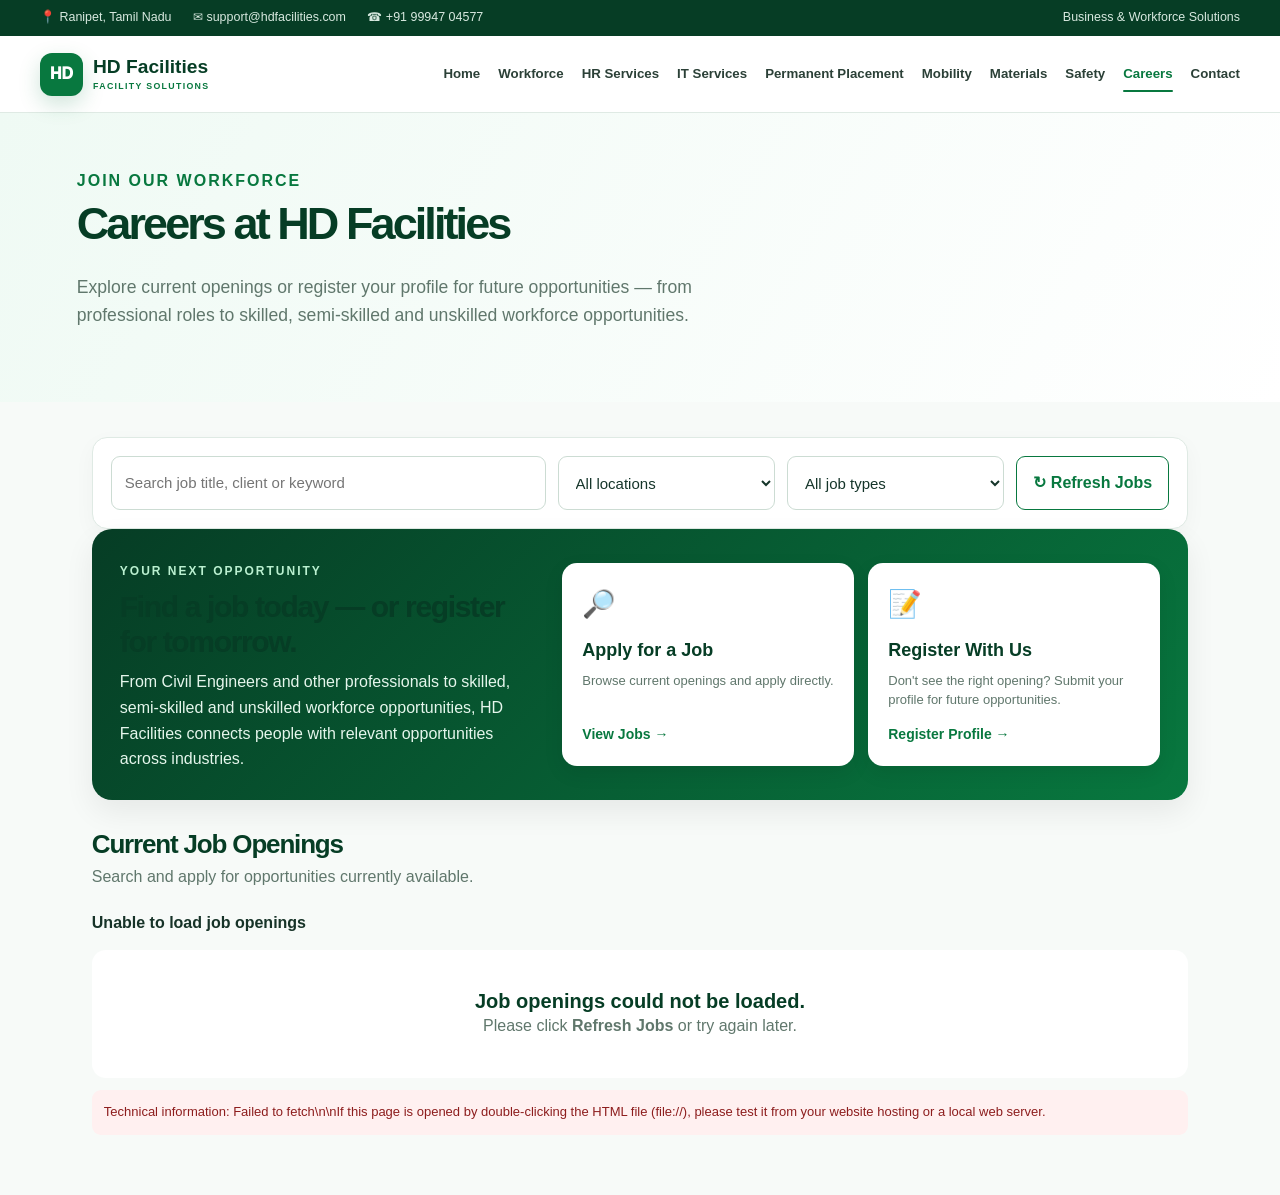
<file: careers.html>
<!DOCTYPE html>
<html lang="en">
<head>
  <link rel="stylesheet" href="style.css">
<meta charset="UTF-8">
<meta name="viewport" content="width=device-width, initial-scale=1.0">
<title>Careers | HD Facilities</title>
<style>
:root{
  --green:#08783f;
  --dark:#063d25;
  --light:#effaf4;
  --text:#173328;
  --muted:#60776c;
  --line:#dfeae4;
  --white:#fff;
}
*{box-sizing:border-box}
body{margin:0;font-family:Arial,Helvetica,sans-serif;background:#f7faf8;color:var(--text)}
a{text-decoration:none}
.hero{background:linear-gradient(120deg,var(--light),#fff);padding:55px 6% 45px}
.wrap{max-width:1250px;margin:auto}
.hero h1{font-size:45px;margin:5px 0}
.hero p{color:var(--muted)}
.main{padding:35px 6% 60px}
.tools{background:#fff;padding:18px;border:1px solid var(--line);border-radius:15px;display:grid;grid-template-columns:2fr 1fr 1fr auto;gap:12px;box-shadow:0 7px 22px #00000009}
.tools input,.tools select{padding:13px;border:1px solid #ccdcd3;border-radius:9px;font-size:15px;background:#fff}
.refresh{padding:13px 16px;border:1px solid var(--green);background:#fff;color:var(--green);border-radius:9px;font-weight:800;cursor:pointer}
.refresh:hover{background:var(--light)}
.info{display:flex;justify-content:space-between;gap:15px;flex-wrap:wrap;margin:20px 0 15px}
  .gender-group {
  margin: 5px 0;
}

.gender-options {
  display: flex;
  gap: 25px;
  align-items: center;
  margin-top: 8px;
}

.gender-options label {
  display: flex;
  align-items: center;
  gap: 6px;
  cursor: pointer;
}

.gender-options input[type="radio"] {
  width: auto;
  margin: 0;
}
.count{font-weight:800}
.updated{font-size:13px;color:var(--muted)}
.jobs{display:grid;grid-template-columns:repeat(2,1fr);gap:18px}
.job{background:#fff;border:1px solid var(--line);border-radius:16px;padding:23px;box-shadow:0 8px 25px #00000009}
.job h2{margin:0 0 8px;font-size:23px;color:var(--dark)}
.tag{display:inline-block;background:var(--light);color:var(--green);padding:5px 9px;border-radius:20px;font-size:12px;font-weight:700;margin:3px}
.meta{color:#587066;margin:12px 0;line-height:1.8}
.apply{border:0;background:var(--green);color:#fff;padding:12px 18px;border-radius:8px;font-weight:800;cursor:pointer}
.apply:hover{opacity:.9}
.empty{background:#fff;border-radius:14px;padding:40px;text-align:center;grid-column:1/-1}
.debug{display:none;margin-top:12px;background:#fff0f0;color:#8d1d1d;padding:12px;border-radius:9px;font-size:13px;white-space:pre-wrap}
.modal{display:none;position:fixed;inset:0;background:#0008;z-index:50;align-items:center;justify-content:center;padding:20px}
.modal.show{display:flex}
.box{background:#fff;width:min(720px,100%);max-height:92vh;overflow:auto;border-radius:18px;padding:28px;position:relative}
.close{position:absolute;right:18px;top:12px;border:0;background:none;font-size:27px;cursor:pointer}
.jobsummary{background:var(--light);padding:14px;border-radius:10px;margin-bottom:16px}
.formgrid{display:grid;grid-template-columns:1fr 1fr;gap:12px}
.formgrid .full{grid-column:1/-1}
.formgrid input,.formgrid textarea{width:100%;padding:12px;border:1px solid #ccdcd3;border-radius:8px;font:inherit}
.submit{width:100%;padding:14px;background:var(--green);color:#fff;border:0;border-radius:9px;font-weight:800;font-size:16px;cursor:pointer}
.submit:disabled{opacity:.6;cursor:not-allowed}
.statusmsg{padding:12px;border-radius:9px;margin-top:12px;display:none}
.ok{display:block;background:#e9f8ef;color:#116b3c}
.err{display:block;background:#fff0f0;color:#a32121}
.note{background:#fff9e6;border:1px solid #f0d88b;padding:12px;border-radius:10px;font-size:13px;margin-bottom:15px}

.career-choice{margin:0 0 30px;background:linear-gradient(135deg,#063d25,#08783f);color:#fff;border-radius:20px;padding:28px;display:grid;grid-template-columns:1.05fr 1.5fr;gap:24px;align-items:center;box-shadow:0 12px 30px #00000012}
.choice-kicker{font-size:12px;letter-spacing:2px;font-weight:800;color:#baf0d0}.choice-copy h2{font-size:30px;line-height:1.15;margin:8px 0 10px}.choice-copy p{margin:0;color:#e5f6ec;line-height:1.6}.choice-actions{display:grid;grid-template-columns:1fr 1fr;gap:14px}.choice-card{display:flex;flex-direction:column;align-items:flex-start;text-align:left;background:#fff;color:var(--text);border:0;border-radius:15px;padding:20px;min-height:175px;cursor:pointer;box-shadow:0 7px 20px #00000014;transition:.2s}.choice-card:hover{transform:translateY(-2px);box-shadow:0 10px 24px #00000020}.choice-icon{font-size:27px;margin-bottom:10px}.choice-card strong{font-size:18px;color:var(--dark)}.choice-card small{font-size:13px;color:var(--muted);line-height:1.45;margin:7px 0 14px}.choice-link{margin-top:auto;color:var(--green);font-weight:800;font-size:14px}.section-heading{margin:28px 0 14px}.section-heading h2{margin:0;color:var(--dark);font-size:26px}.section-heading p{margin:5px 0 0;color:var(--muted)}.registration-note{background:var(--light);border:1px solid #cce9d8;border-radius:12px;padding:12px 14px;margin-bottom:15px;color:#275c42;font-size:13px}

@media(max-width:900px){
  .tools,.jobs,.formgrid,.career-choice{grid-template-columns:1fr}
  .choice-actions{grid-template-columns:1fr}
  .hero h1{font-size:35px}
  .wrap{padding:0}
}
</style>
</head>
<body>

<div class="topbar">
  <div class="container inner">
    <div>
      <span>📍 Ranipet, Tamil Nadu</span>
      <span>✉ support@hdfacilities.com</span>
      <span>☎ +91 99947 04577</span>
    </div>
    <div>Business &amp; Workforce Solutions</div>
  </div>
</div>

<header class="navbar">
  <div class="container nav">
    <a class="brand" href="index.html" aria-label="HD Facilities Home">
      <span class="brand-mark">HD</span>
      <span class="brand-name">HD Facilities<small>FACILITY SOLUTIONS</small></span>
    </a>

    <button class="menu" id="menuBtn" aria-label="Open navigation" aria-expanded="false">☰</button>

    <nav class="nav-links" id="navLinks" aria-label="Primary navigation">
      <a href="index.html">Home</a>
      <a href="workforce.html">Workforce</a>
      <a href="hr-services.html">HR Services</a>
      <a href="it-services.html">IT Services</a>
      <a href="permanent-placement.html">Permanent Placement</a>
      <a href="mobility-services.html">Mobility</a>
      <a href="materials.html">Materials</a>
      <a href="safety.html">Safety</a>
      <a href="careers.html" class="active">Careers</a>
      <a href="contact.html">Contact</a>
    </nav>
  </div>
</header>

<header class="hero">
  <div class="wrap">
    <div style="color:var(--green);font-weight:800;text-transform:uppercase;letter-spacing:2px">
      Join our workforce
    </div>
    <h1>Careers at HD Facilities</h1>
    <p>Explore current openings or register your profile for future opportunities — from professional roles to skilled, semi-skilled and unskilled workforce opportunities.</p>
  </div>
</header>

<main class="wrap main">


  <div class="tools">
    <input id="q" placeholder="Search job title, client or keyword">
    <select id="location"><option value="">All locations</option></select>
    <select id="type"><option value="">All job types</option></select>
    <button class="refresh" id="refreshBtn">↻ Refresh Jobs</button>
  </div>

  <section class="career-choice">
  <div class="choice-copy"><span class="choice-kicker">YOUR NEXT OPPORTUNITY</span><h2>Find a job today — or register for tomorrow.</h2><p>From Civil Engineers and other professionals to skilled, semi-skilled and unskilled workforce opportunities, HD Facilities connects people with relevant opportunities across industries.</p></div>
  <div class="choice-actions">
    <a class="choice-card" href="#current-openings"><span class="choice-icon">🔎</span><strong>Apply for a Job</strong><small>Browse current openings and apply directly.</small><span class="choice-link">View Jobs →</span></a>
    <button class="choice-card" type="button" id="registerBtn"><span class="choice-icon">📝</span><strong>Register With Us</strong><small>Don't see the right opening? Submit your profile for future opportunities.</small><span class="choice-link">Register Profile →</span></button>
  </div>
</section>

<div id="current-openings" class="section-heading"><h2>Current Job Openings</h2><p>Search and apply for opportunities currently available.</p></div>
<div class="info">
    <div class="count" id="count">Connecting to Jobs Sheet...</div>
    <div class="updated" id="updated"></div>
  </div>

  <div class="jobs" id="jobs"></div>
  <div class="debug" id="debug"></div>

</main>

<div class="modal" id="registerModal"><div class="box"><button class="close" type="button" id="closeRegister">×</button><h2>Register With HD Facilities</h2><p class="updated">Didn't find the right opening? Register your profile and we'll consider it for relevant future opportunities.</p><div class="registration-note">Professional • Skilled • Semi-Skilled • Unskilled Opportunities</div><form id="registerForm" class="formgrid"><input required name="name" placeholder="Full Name *"><input required name="phone" placeholder="Mobile Number *" type="tel"><input required name="email" placeholder="Email *" type="email"><input name="age" placeholder="Age" type="number" min="16" max="80"><div class="full gender-group"><label><strong>Gender *</strong></label><div class="gender-options"><label><input type="radio" name="gender" value="Male" required> Male</label><label><input type="radio" name="gender" value="Female"> Female</label><label><input type="radio" name="gender" value="Other"> Other</label></div></div><input name="qualification" placeholder="Highest Qualification"><input name="experience" placeholder="Total Experience"><input name="current_location" placeholder="Current Location"><input name="preferred_location" placeholder="Preferred Location"><input class="full" required name="preferred_role" placeholder="Preferred Job / Role *"><input class="full" name="skills" placeholder="Key Skills"><input class="full" name="resume_url" placeholder="Resume link (Google Drive / URL)"><textarea class="full" name="message" rows="4" placeholder="Additional information"></textarea><div class="full"><label><input required type="checkbox"> I confirm that the information provided is correct.</label></div><button class="submit full" type="submit">Register My Profile</button></form><div id="registerResult" class="statusmsg"></div></div></div>
<div class="modal" id="modal">
  <div class="box">
    <button class="close" onclick="closeApply()">×</button>

    <h2>Apply for this job</h2>
    <div class="jobsummary" id="selectedJob"></div>

    <form id="applyForm" class="formgrid">
      <input type="hidden" name="job_id">
      <input type="hidden" name="job_title">
      <input type="hidden" name="job_location">

      <input required name="name" placeholder="Full Name *">
      <input required name="phone" placeholder="Mobile Number *" type="tel">

      <input required name="email" placeholder="Email *" type="email">
      <input name="age" placeholder="Age" type="number" min="16" max="80">

      <input name="qualification" placeholder="Highest Qualification">
      <input name="experience" placeholder="Experience">

      <input name="current_location" placeholder="Current Location">
      <div class="full gender-group">
  <label><strong>Gender *</strong></label>

  <div class="gender-options">
    <label>
      <input type="radio" name="gender" value="Male" required>
      Male
    </label>

    <label>
      <input type="radio" name="gender" value="Female">
      Female
    </label>

    <label>
      <input type="radio" name="gender" value="Other">
      Other
    </label>
  </div>
</div>
     
      <textarea class="full" name="message" rows="4" placeholder="Additional details"></textarea>

      <div class="full">
        <label>
          <input required type="checkbox">
          I confirm that the information provided is correct.
        </label>
      </div>

      <button class="submit full" type="submit">Submit Application</button>
    </form>

    <div id="result" class="statusmsg"></div>
  </div>
</div>


<script>
const JOBS_CSV_URL = "https://docs.google.com/spreadsheets/d/e/2PACX-1vRSaxCikvrLtCynn_ERSZSLfmThF12JMDErQEZQ4rBXIbweIy808ImkwsRza5ueL4eniuHtG_rhi8uA/pub?output=csv";
const APPLICATION_ENDPOINT = "https://script.google.com/macros/s/AKfycbynqL6jmQ6ApQf3wIMHAsT6obP-KnCG8iz8SlnEjvMOD7a3bdMwYIhOKEQ-lmgPYOHfSg/exec";

let jobs = [];

function $(id) {
  return document.getElementById(id);
}

/* CSV parser that supports commas and quoted descriptions. */
function csvParse(text) {
  const rows = [];
  let row = [];
  let cell = "";
  let quote = false;

  for (let i = 0; i < text.length; i++) {
    const c = text[i];
    const n = text[i + 1];

    if (c === '"') {
      if (quote && n === '"') {
        cell += '"';
        i++;
      } else {
        quote = !quote;
      }
    } else if (c === ',' && !quote) {
      row.push(cell);
      cell = "";
    } else if ((c === '\n' || c === '\r') && !quote) {
      if (c === '\r' && n === '\n') i++;
      row.push(cell);
      if (row.some(x => x.trim() !== "")) rows.push(row);
      row = [];
      cell = "";
    } else {
      cell += c;
    }
  }

  if (cell !== "" || row.length) {
    row.push(cell);
    if (row.some(x => x.trim() !== "")) rows.push(row);
  }

  if (!rows.length) return [];

  const headers = rows[0].map(x =>
    x.replace(/^\uFEFF/, "").trim().toLowerCase()
  );

  return rows.slice(1).map(r => {
    const obj = {};
    headers.forEach((h, i) => {
      if (h) obj[h] = (r[i] || "").trim();
    });
    return obj;
  });
}

/* Handles DD/MM/YYYY, DD-MM-YYYY, MM/DD/YYYY and normal browser dates. */
function parseDate(value) {
  if (!value) return null;

  const s = String(value).trim();

  let m = s.match(/^(\d{1,2})[\/-](\d{1,2})[\/-](\d{4})$/);
  if (m) {
    return new Date(
      Number(m[3]),
      Number(m[2]) - 1,
      Number(m[1]),
      23, 59, 59, 999
    );
  }

  m = s.match(/^(\d{4})[\/-](\d{1,2})[\/-](\d{1,2})$/);
  if (m) {
    return new Date(
      Number(m[1]),
      Number(m[2]) - 1,
      Number(m[3]),
      23, 59, 59, 999
    );
  }

  const d = new Date(s);
  return isNaN(d) ? null : d;
}

function isActive(job) {
  const status = String(job.status || "").trim().toLowerCase();

  if (status !== "active") return false;

  if (job.closing_date) {
    const date = parseDate(job.closing_date);

    if (date && !isNaN(date.getTime()) && date < new Date()) {
      return false;
    }
  }

  return true;
}

async function loadJobs() {
  $("count").textContent = "Loading jobs...";
  $("debug").style.display = "none";

  try {
    const url = JOBS_CSV_URL + (JOBS_CSV_URL.includes("?") ? "&" : "?") + "_=" + Date.now();

    const response = await fetch(url, {
      method: "GET",
      cache: "no-store"
    });

    if (!response.ok) {
      throw new Error("Google Sheets returned HTTP " + response.status);
    }

    const csvText = await response.text();

    if (!csvText.trim()) {
      throw new Error("The published Google Sheet returned an empty CSV.");
    }

    const allRows = csvParse(csvText);

    if (!allRows.length) {
      throw new Error("No data rows were found in the published Google Sheet.");
    }

    /* Ignore accidental blank columns/headers and use only the expected fields. */
    const expected = [
      "job_id","job_title","posted_on","client","location","salary","openings",
      "experience","job_type","industry","education","shift",
      "description","status","closing_date"
    ];

    jobs = allRows.map(row => {
      const clean = {};
      expected.forEach(key => clean[key] = row[key] || "");
      return clean;
    }).filter(isActive);

    populateFilters();
    render();

    $("updated").textContent =
      "Last refreshed: " +
      new Date().toLocaleTimeString([], {hour:"2-digit", minute:"2-digit"});

  } catch (error) {
    console.error(error);

    $("count").textContent = "Unable to load job openings";

    $("jobs").innerHTML = `
      <div class="empty">
        <h3>Job openings could not be loaded.</h3>
        <p>Please click <b>Refresh Jobs</b> or try again later.</p>
      </div>
    `;

    $("debug").style.display = "block";
    $("debug").textContent =
      "Technical information: " + error.message +
      "\\n\\nIf this page is opened by double-clicking the HTML file (file://), " +
      "please test it from your website hosting or a local web server.";
  }
}

function populateFilters() {
  const locations = [...new Set(
    jobs.map(j => j.location).filter(Boolean)
  )].sort();

  const types = [...new Set(
    jobs.map(j => j.job_type).filter(Boolean)
  )].sort();

  $("location").innerHTML =
    '<option value="">All locations</option>' +
    locations.map(x =>
      `<option value="${esc(x)}">${esc(x)}</option>`
    ).join("");

  $("type").innerHTML =
    '<option value="">All job types</option>' +
    types.map(x =>
      `<option value="${esc(x)}">${esc(x)}</option>`
    ).join("");
}

function render() {
  const q = $("q").value.trim().toLowerCase();
  const location = $("location").value;
  const type = $("type").value;

  const filtered = jobs.filter(job => {
    const searchable = Object.values(job).join(" ").toLowerCase();

    return (
      (!q || searchable.includes(q)) &&
      (!location || job.location === location) &&
      (!type || job.job_type === type)
    );
  });

  $("count").textContent =
    filtered.length +
    " opening" +
    (filtered.length === 1 ? "" : "s") +
    " available";

  $("jobs").innerHTML = filtered.length
    ? filtered.map(jobCard).join("")
    : `<div class="empty">
         <h3>No matching openings found.</h3>
         <p>Try another keyword or location.</p>
       </div>`;
}

function jobCard(job) {
  return `
    <article class="job">
      <h2>${esc(job.job_title)}</h2>

      ${job.location ? `<span class="tag">📍 ${esc(job.location)}</span>` : ""}
      ${job.job_type ? `<span class="tag">${esc(job.job_type)}</span>` : ""}
      ${job.industry ? `<span class="tag">${esc(job.industry)}</span>` : ""}

      <div class="meta">
              ${job.client ? `📅 Job Posted On: ${esc(job.posted_on)}<br>` : ""}
        ${job.client ? `🏢 Company Name: ${esc(job.client)}<br>` : ""}
        ${job.salary ? `💰 ${esc(job.salary)}<br>` : ""}
        ${job.openings ? `👥 ${esc(job.openings)} opening${String(job.openings) === "1" ? "" : "s"}<br>` : ""}
        ${job.experience ? `💼 Required Experience: ${esc(job.experience)} years<br>` : ""}
        ${job.education ? `💼 Education Qualification:  ${esc(job.education)}<br>` : ""}
        ${job.shift ? `🕒 ${esc(job.shift)}<br>` : ""}
        ${job.closing_date ? `📅 Last date to Apply: ${esc(job.closing_date)}` : ""}
      </div>

      ${job.description ? `<p>${esc(job.description)}</p>` : ""}

      <button class="apply"
        data-job-id="${esc(job.job_id)}"
        onclick="openApplyById(this.dataset.jobId)">
        Apply Now
      </button>
    </article>
  `;
}

function esc(value) {
  return String(value ?? "").replace(/[&<>"']/g, c => ({
    "&":"&amp;",
    "<":"&lt;",
    ">":"&gt;",
    '"':"&quot;",
    "'":"&#39;"
  }[c]));
}

function openApplyById(id) {
  const job = jobs.find(j => j.job_id === id);

  if (!job) {
    alert("This job is no longer available.");
    return;
  }

  $("modal").classList.add("show");

  $("selectedJob").innerHTML = `
    <b>${esc(job.job_title)}</b><br>
    ${job.location ? "📍 " + esc(job.location) : ""}
    ${job.salary ? " · 💰 " + esc(job.salary) : ""}<br>
    ${job.openings ? "👥 " + esc(job.openings) + " opening(s)" : ""}
  `;

  const form = $("applyForm");

  form.job_id.value = job.job_id || "";
  form.job_title.value = job.job_title || "";
  form.job_location.value = job.location || "";

  $("result").className = "statusmsg";
  $("result").textContent = "";
}

function closeApply() {
  $("modal").classList.remove("show");
}

$("q").oninput = render;
$("location").onchange = render;
$("type").onchange = render;
$("refreshBtn").onclick = loadJobs;

$("modal").addEventListener("click", function(e) {
  if (e.target === $("modal")) closeApply();
});

$("applyForm").onsubmit = async function(event) {
  event.preventDefault();

  const form = event.target;
  const result = $("result");
  const submit = form.querySelector(".submit");

  submit.disabled = true;
  submit.textContent = "Submitting...";
  result.className = "statusmsg";
  result.textContent = "";

  const data = Object.fromEntries(new FormData(form).entries());

  try {
    /*
      Sends the candidate data to your Google Apps Script.
      The Apps Script writes it to the private Applications Sheet
      and sends the HR notification email.
    */
    await fetch(APPLICATION_ENDPOINT, {
      method: "POST",
      mode: "no-cors",
      body: new URLSearchParams(data)
    });

    form.reset();

    result.className = "statusmsg ok";
    result.textContent =
      "Application submitted successfully. HD Facilities will contact you.";

  } catch (error) {
    console.error(error);

    result.className = "statusmsg err";
    result.textContent =
      "Unable to submit right now. Please try again.";
  }

  submit.disabled = false;
  submit.textContent = "Submit Application";
};


const registerBtn=document.getElementById("registerBtn");
const registerModal=document.getElementById("registerModal");
registerBtn.addEventListener("click",()=>registerModal.classList.add("show"));
document.getElementById("closeRegister").addEventListener("click",()=>registerModal.classList.remove("show"));
registerModal.addEventListener("click",e=>{if(e.target===registerModal)registerModal.classList.remove("show")});
document.getElementById("registerForm").onsubmit=async function(event){event.preventDefault();const form=event.target,result=document.getElementById("registerResult"),submit=form.querySelector(".submit");submit.disabled=true;submit.textContent="Submitting...";result.className="statusmsg";const data=Object.fromEntries(new FormData(form).entries());data.form_type="general_registration";try{await fetch(APPLICATION_ENDPOINT,{method:"POST",mode:"no-cors",body:new URLSearchParams(data)});form.reset();result.className="statusmsg ok";result.textContent="Profile registered successfully. HD Facilities will consider your profile for relevant opportunities."}catch(error){console.error(error);result.className="statusmsg err";result.textContent="Unable to register right now. Please try again."}submit.disabled=false;submit.textContent="Register My Profile"};

/* Load jobs when the page opens. */
loadJobs();
</script>
<script src="script.js"></script>

</body>
</html>
</file>
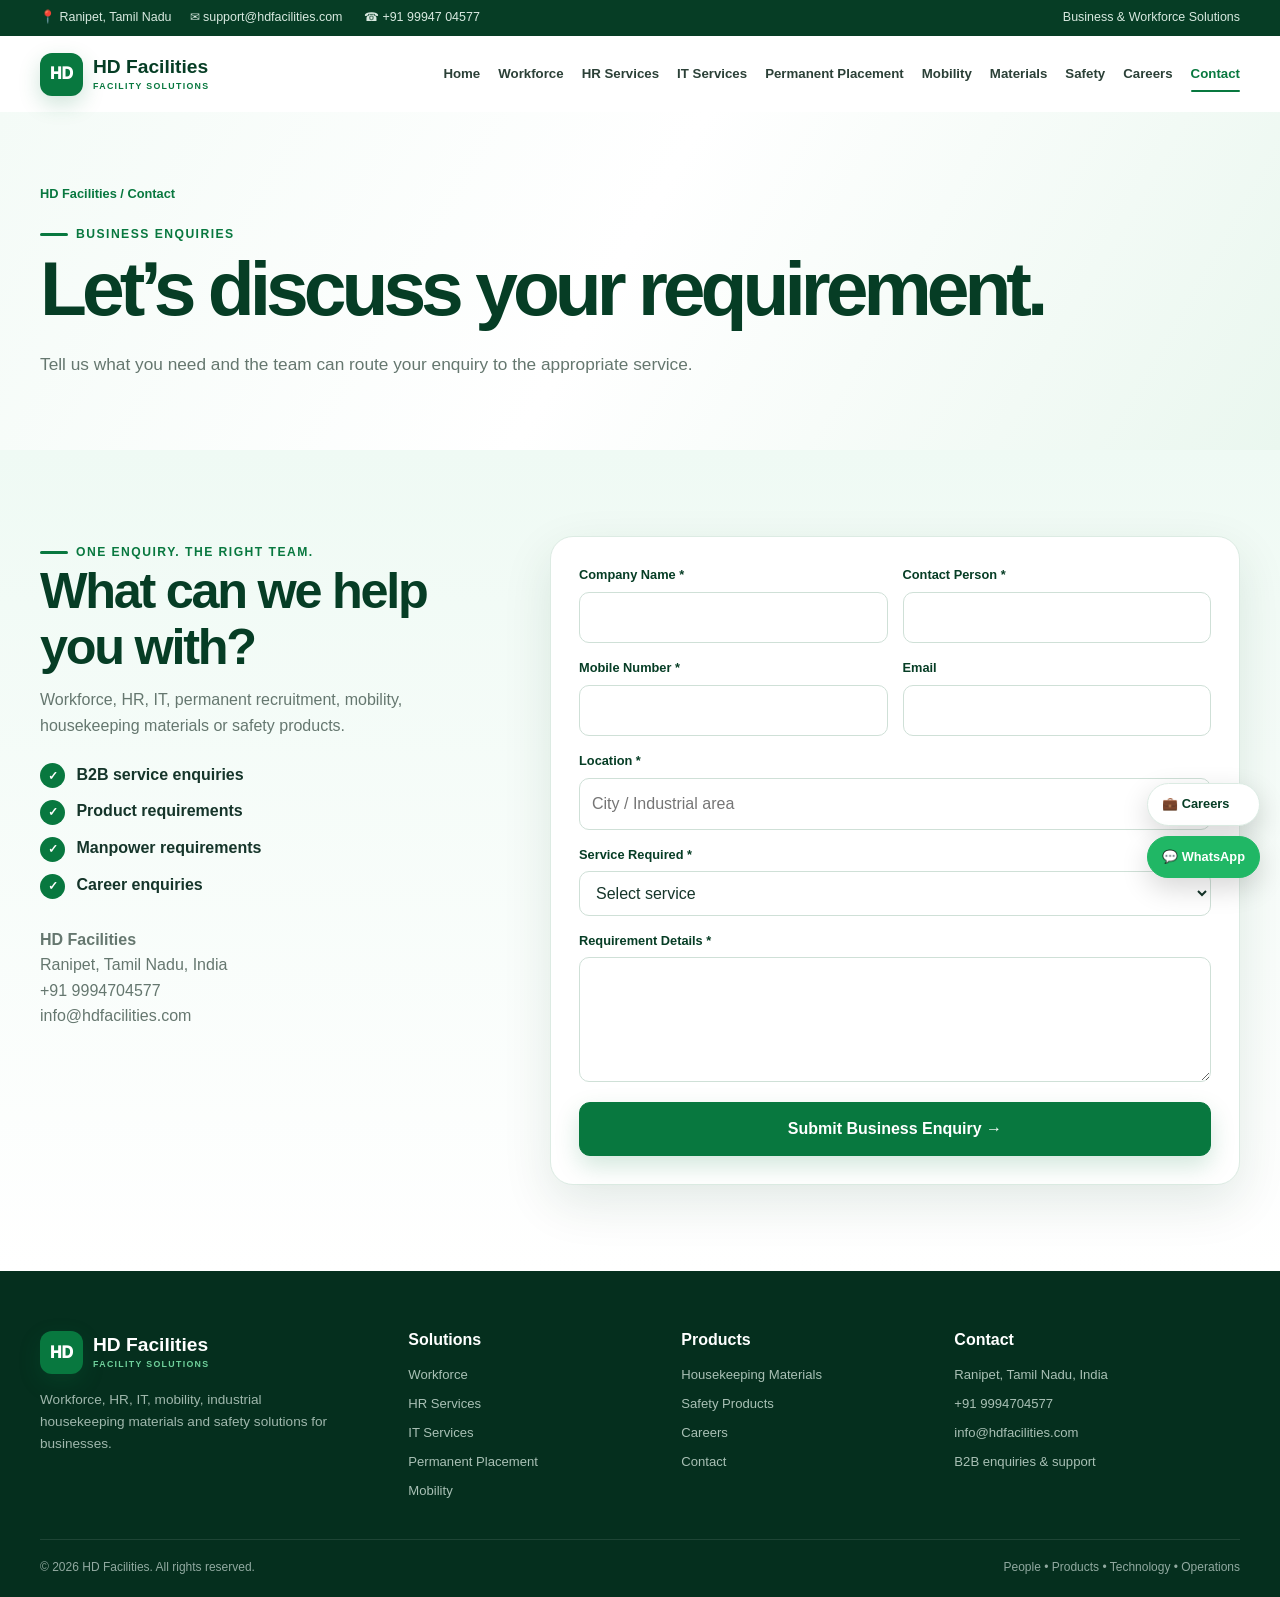
<file: contact.html>
<!doctype html>
<html lang="en">
    <head>
    <meta charset="utf-8">
    <meta name="viewport" content="width=device-width,initial-scale=1">
    <meta name="description" content="HD Facilities B2B workforce, HR, IT, mobility, housekeeping materials and industrial safety solutions.">
    <title>Contact | HD Facilities</title><link rel="stylesheet" href="style.css"></head>
    <body>
        <div class="topbar"><div class="container inner"><div><span>📍 Ranipet, Tamil Nadu</span><span>✉ support@hdfacilities.com
</span><span>☎ +91 99947 04577</span></div><div>Business & Workforce Solutions</div></div></div>
        <header><div class="container nav"><a class="logo" href="index.html"><span class="logo-mark">HD</span><span>HD Facilities<small>FACILITY SOLUTIONS</small></span></a><button class="menu" id="menuBtn" aria-label="Open navigation">☰</button>
            <nav class="nav-links" id="navLinks"><a href="index.html">Home</a><a href="workforce.html">Workforce</a><a href="hr-services.html">HR Services</a><a href="it-services.html">IT Services</a><a href="permanent-placement.html">Permanent Placement</a><a href="mobility-services.html">Mobility</a><a href="materials.html">Materials</a><a href="safety.html">Safety</a><a href="careers.html">Careers</a><a href="contact.html" class="active">Contact</a> </nav></div></header><main><section class="page-hero"><div class="container"><div class="breadcrumb">HD Facilities / Contact</div><div class="eyebrow">Business enquiries</div><h1>Let’s discuss your requirement.</h1><p>Tell us what you need and the team can route your enquiry to the appropriate service.</p></div></section><section class="section form-section"><div class="container form-wrap"><div class="form-info"><div class="eyebrow">One enquiry. The right team.</div><h2>What can we help you with?</h2><p>Workforce, HR, IT, permanent recruitment, mobility, housekeeping materials or safety products.</p><div class="form-points"><div><span class="tick">✓</span> B2B service enquiries</div><div><span class="tick">✓</span> Product requirements</div><div><span class="tick">✓</span> Manpower requirements</div><div><span class="tick">✓</span> Career enquiries</div></div><p style="margin-top:28px"><strong>HD Facilities</strong><br>Ranipet, Tamil Nadu, India<br>+91 9994704577<br>info@hdfacilities.com</p></div><form data-enquiry id="quote"><div class="form-grid"><div class="field"><label>Company Name *</label><input name="company_name" required></div><div class="field"><label>Contact Person *</label><input name="contact_person" required></div><div class="field"><label>Mobile Number *</label><input name="mobile" type="tel" required></div><div class="field"><label>Email</label><input name="email" type="email"></div><div class="field full"><label>Location *</label><input name="location" placeholder="City / Industrial area" required></div><div class="field full"><label>Service Required *</label><select name="service_required" required><option value="">Select service</option><option>Workforce Solutions</option><option>HR Services</option><option>IT Services</option><option>Permanent Placement</option><option>Mobility Services</option><option>Housekeeping Materials</option><option>Safety Products</option><option>Multiple Services</option></select></div><div class="field full"><label>Requirement Details *</label><textarea name="requirement_details" required></textarea></div></div><button class="btn btn-primary" style="margin-top:20px;width:100%">Submit Business Enquiry →</button><div class="form-status"></div></form></div></section></main><footer><div class="container"><div class="footer-grid"><div class="footer-brand"><a class="logo" href="index.html"><span class="logo-mark">HD</span><span>HD Facilities<small>FACILITY SOLUTIONS</small></span></a><p>Workforce, HR, IT, mobility, industrial housekeeping materials and safety solutions for businesses.</p></div><div><h3>Solutions</h3><ul><li><a href="workforce.html">Workforce</a></li><li><a href="hr-services.html">HR Services</a></li><li><a href="it-services.html">IT Services</a></li><li><a href="permanent-placement.html">Permanent Placement</a></li><li><a href="mobility-services.html">Mobility</a></li></ul></div><div><h3>Products</h3><ul><li><a href="materials.html">Housekeeping Materials</a></li><li><a href="safety.html">Safety Products</a></li><li><a href="careers.html">Careers</a></li><li><a href="contact.html">Contact</a></li></ul></div><div><h3>Contact</h3><ul><li>Ranipet, Tamil Nadu, India</li><li>+91 9994704577</li><li>info@hdfacilities.com</li><li>B2B enquiries & support</li></ul></div></div><div class="footer-bottom"><span>© <span id="year"></span> HD Facilities. All rights reserved.</span><span>People • Products • Technology • Operations</span></div></div></footer>
        
<div class="floating"> 
    <a class="float-btn float-career" href="careers.html">💼 Careers</a>
    <a class="float-btn float-wa" href="https://wa.me/919994704577" target="_blank" rel="noopener">💬 WhatsApp</a>
</div>
        <script src="script.js"></script></body></html>
</file>
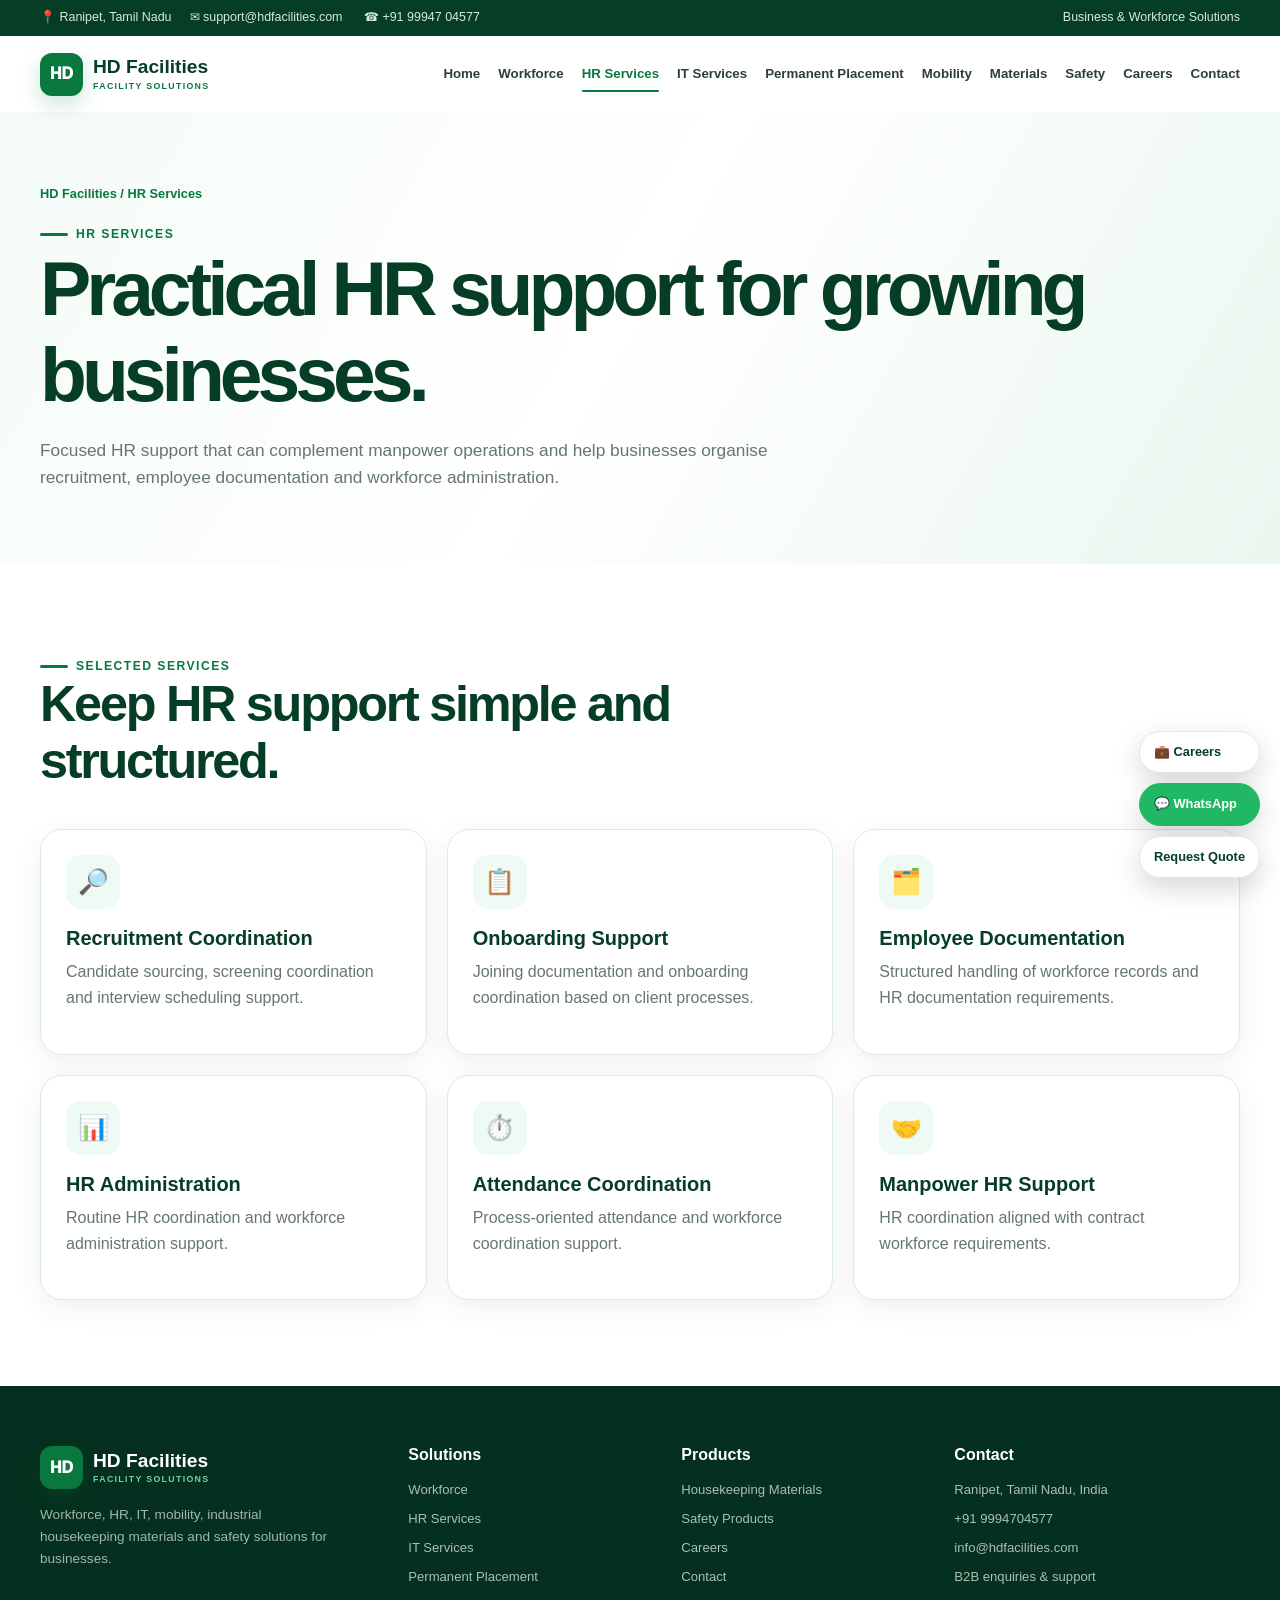
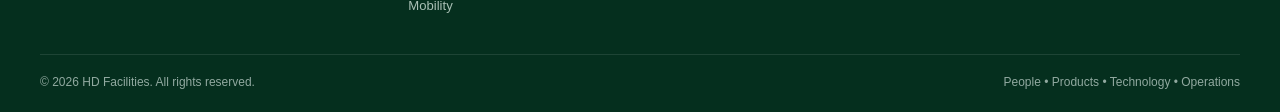
<file: hr-services.html>
<!doctype html><html lang="en"><head><meta charset="utf-8"><meta name="viewport" content="width=device-width,initial-scale=1"><meta name="description" content="HD Facilities B2B workforce, HR, IT, mobility, housekeeping materials and industrial safety solutions."><title>HR Services | HD Facilities</title><link rel="stylesheet" href="style.css"></head><body>
            <div class="topbar"><div class="container inner"><div><span>📍 Ranipet, Tamil Nadu</span><span>✉ support@hdfacilities.com
</span><span>☎ +91 99947 04577</span></div><div>Business & Workforce Solutions</div></div></div>

    <header><div class="container nav"><a class="logo" href="index.html"><span class="logo-mark">HD</span><span>HD Facilities<small>FACILITY SOLUTIONS</small></span></a><button class="menu" id="menuBtn" aria-label="Open navigation">☰</button><nav class="nav-links" id="navLinks"><a href="index.html">Home</a><a href="workforce.html">Workforce</a><a href="hr-services.html" class="active">HR Services</a><a href="it-services.html">IT Services</a><a href="permanent-placement.html">Permanent Placement</a><a href="mobility-services.html">Mobility</a><a href="materials.html">Materials</a><a href="safety.html">Safety</a><a href="careers.html">Careers</a><a href="contact.html">Contact</a> </nav></div></header><main><section class="page-hero"><div class="container"><div class="breadcrumb">HD Facilities / HR Services</div><div class="eyebrow">HR services</div><h1>Practical HR support for growing businesses.</h1><p>Focused HR support that can complement manpower operations and help businesses organise recruitment, employee documentation and workforce administration.</p></div></section><section class="section"><div class="container"><div class="section-head"><div class="eyebrow">Selected services</div><h2>Keep HR support simple and structured.</h2></div><div class="cards"><article class="card"><div class="card-body"><div class="icon">🔎</div><h3>Recruitment Coordination</h3><p>Candidate sourcing, screening coordination and interview scheduling support.</p></div></article><article class="card"><div class="card-body"><div class="icon">📋</div><h3>Onboarding Support</h3><p>Joining documentation and onboarding coordination based on client processes.</p></div></article><article class="card"><div class="card-body"><div class="icon">🗂️</div><h3>Employee Documentation</h3><p>Structured handling of workforce records and HR documentation requirements.</p></div></article><article class="card"><div class="card-body"><div class="icon">📊</div><h3>HR Administration</h3><p>Routine HR coordination and workforce administration support.</p></div></article><article class="card"><div class="card-body"><div class="icon">⏱️</div><h3>Attendance Coordination</h3><p>Process-oriented attendance and workforce coordination support.</p></div></article><article class="card"><div class="card-body"><div class="icon">🤝</div><h3>Manpower HR Support</h3><p>HR coordination aligned with contract workforce requirements.</p></div></article></div></div></section></main><footer><div class="container"><div class="footer-grid"><div class="footer-brand"><a class="logo" href="index.html"><span class="logo-mark">HD</span><span>HD Facilities<small>FACILITY SOLUTIONS</small></span></a><p>Workforce, HR, IT, mobility, industrial housekeeping materials and safety solutions for businesses.</p></div><div><h3>Solutions</h3><ul><li><a href="workforce.html">Workforce</a></li><li><a href="hr-services.html">HR Services</a></li><li><a href="it-services.html">IT Services</a></li><li><a href="permanent-placement.html">Permanent Placement</a></li><li><a href="mobility-services.html">Mobility</a></li></ul></div><div><h3>Products</h3><ul><li><a href="materials.html">Housekeeping Materials</a></li><li><a href="safety.html">Safety Products</a></li><li><a href="careers.html">Careers</a></li><li><a href="contact.html">Contact</a></li></ul></div><div><h3>Contact</h3><ul><li>Ranipet, Tamil Nadu, India</li><li>+91 9994704577</li><li>info@hdfacilities.com</li><li>B2B enquiries & support</li></ul></div></div><div class="footer-bottom"><span>© <span id="year"></span> HD Facilities. All rights reserved.</span><span>People • Products • Technology • Operations</span></div></div></footer>
    
<div class="floating"> 
    <a class="float-btn float-career" href="careers.html">💼 Careers</a>
    <a class="float-btn float-wa" href="https://wa.me/919994704577" target="_blank" rel="noopener">💬 WhatsApp</a>
<a href="contact.html" class="float-btn float-career"> Request Quote</a>
</div>
    <script src="script.js"></script></body></html>
</file>
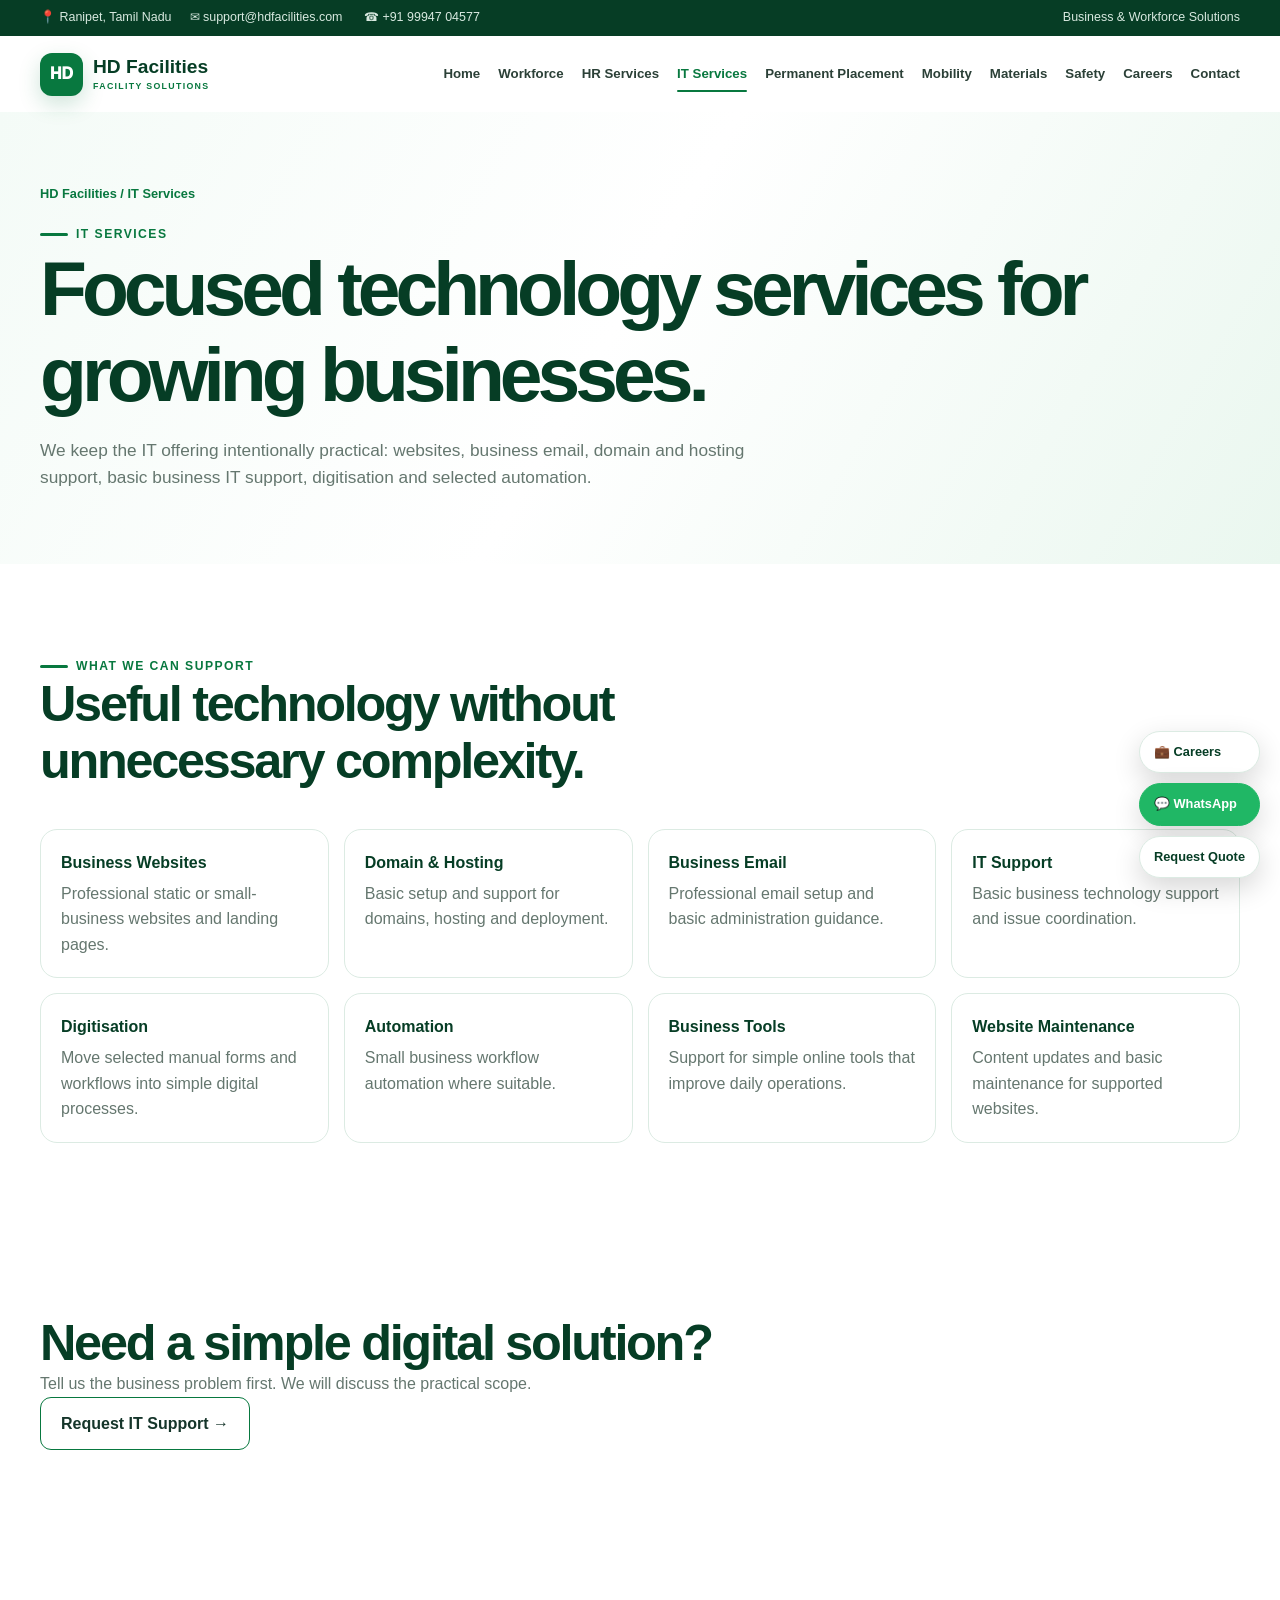
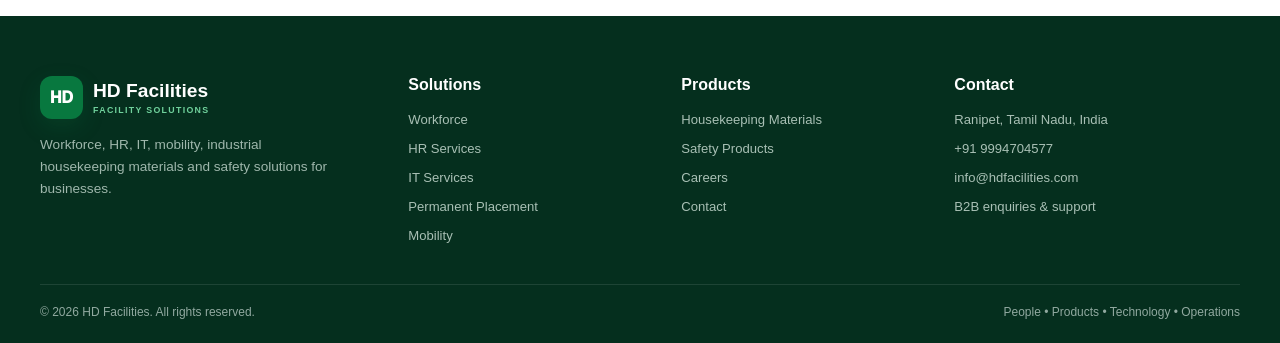
<file: it-services.html>
<!doctype html><html lang="en"><head><meta charset="utf-8"><meta name="viewport" content="width=device-width,initial-scale=1"><meta name="description" content="HD Facilities B2B workforce, HR, IT, mobility, housekeeping materials and industrial safety solutions."><title>IT Services | HD Facilities</title><link rel="stylesheet" href="style.css"></head><body>
            <div class="topbar"><div class="container inner"><div><span>📍 Ranipet, Tamil Nadu</span><span>✉ support@hdfacilities.com
</span><span>☎ +91 99947 04577</span></div><div>Business & Workforce Solutions</div></div></div>

    <header><div class="container nav"><a class="logo" href="index.html"><span class="logo-mark">HD</span><span>HD Facilities<small>FACILITY SOLUTIONS</small></span></a><button class="menu" id="menuBtn" aria-label="Open navigation">☰</button><nav class="nav-links" id="navLinks"><a href="index.html">Home</a><a href="workforce.html">Workforce</a><a href="hr-services.html">HR Services</a><a href="it-services.html" class="active">IT Services</a><a href="permanent-placement.html">Permanent Placement</a><a href="mobility-services.html">Mobility</a><a href="materials.html">Materials</a><a href="safety.html">Safety</a><a href="careers.html">Careers</a><a href="contact.html">Contact</a> </nav></div></header><main><section class="page-hero"><div class="container"><div class="breadcrumb">HD Facilities / IT Services</div><div class="eyebrow">IT services</div><h1>Focused technology services for growing businesses.</h1><p>We keep the IT offering intentionally practical: websites, business email, domain and hosting support, basic business IT support, digitisation and selected automation.</p></div></section><section class="section"><div class="container"><div class="section-head"><div class="eyebrow">What we can support</div><h2>Useful technology without unnecessary complexity.</h2></div><div class="grid-4"><div class="mini"><strong>Business Websites</strong><p>Professional static or small-business websites and landing pages.</p></div><div class="mini"><strong>Domain & Hosting</strong><p>Basic setup and support for domains, hosting and deployment.</p></div><div class="mini"><strong>Business Email</strong><p>Professional email setup and basic administration guidance.</p></div><div class="mini"><strong>IT Support</strong><p>Basic business technology support and issue coordination.</p></div><div class="mini"><strong>Digitisation</strong><p>Move selected manual forms and workflows into simple digital processes.</p></div><div class="mini"><strong>Automation</strong><p>Small business workflow automation where suitable.</p></div><div class="mini"><strong>Business Tools</strong><p>Support for simple online tools that improve daily operations.</p></div><div class="mini"><strong>Website Maintenance</strong><p>Content updates and basic maintenance for supported websites.</p></div></div></div></section><section class="section"><div class="container"><div class="cta"><div><h2>Need a simple digital solution?</h2><p>Tell us the business problem first. We will discuss the practical scope.</p></div><a class="btn" href="contact.html#quote">Request IT Support →</a></div></div></section></main><footer><div class="container"><div class="footer-grid"><div class="footer-brand"><a class="logo" href="index.html"><span class="logo-mark">HD</span><span>HD Facilities<small>FACILITY SOLUTIONS</small></span></a><p>Workforce, HR, IT, mobility, industrial housekeeping materials and safety solutions for businesses.</p></div><div><h3>Solutions</h3><ul><li><a href="workforce.html">Workforce</a></li><li><a href="hr-services.html">HR Services</a></li><li><a href="it-services.html">IT Services</a></li><li><a href="permanent-placement.html">Permanent Placement</a></li><li><a href="mobility-services.html">Mobility</a></li></ul></div><div><h3>Products</h3><ul><li><a href="materials.html">Housekeeping Materials</a></li><li><a href="safety.html">Safety Products</a></li><li><a href="careers.html">Careers</a></li><li><a href="contact.html">Contact</a></li></ul></div><div><h3>Contact</h3><ul><li>Ranipet, Tamil Nadu, India</li><li>+91 9994704577</li><li>info@hdfacilities.com</li><li>B2B enquiries & support</li></ul></div></div><div class="footer-bottom"><span>© <span id="year"></span> HD Facilities. All rights reserved.</span><span>People • Products • Technology • Operations</span></div></div></footer>
   
<div class="floating"> 
    <a class="float-btn float-career" href="careers.html">💼 Careers</a>
    <a class="float-btn float-wa" href="https://wa.me/919994704577" target="_blank" rel="noopener">💬 WhatsApp</a>
<a href="contact.html" class="float-btn float-career"> Request Quote</a>
</div>
    <script src="script.js"></script></body></html>
</file>
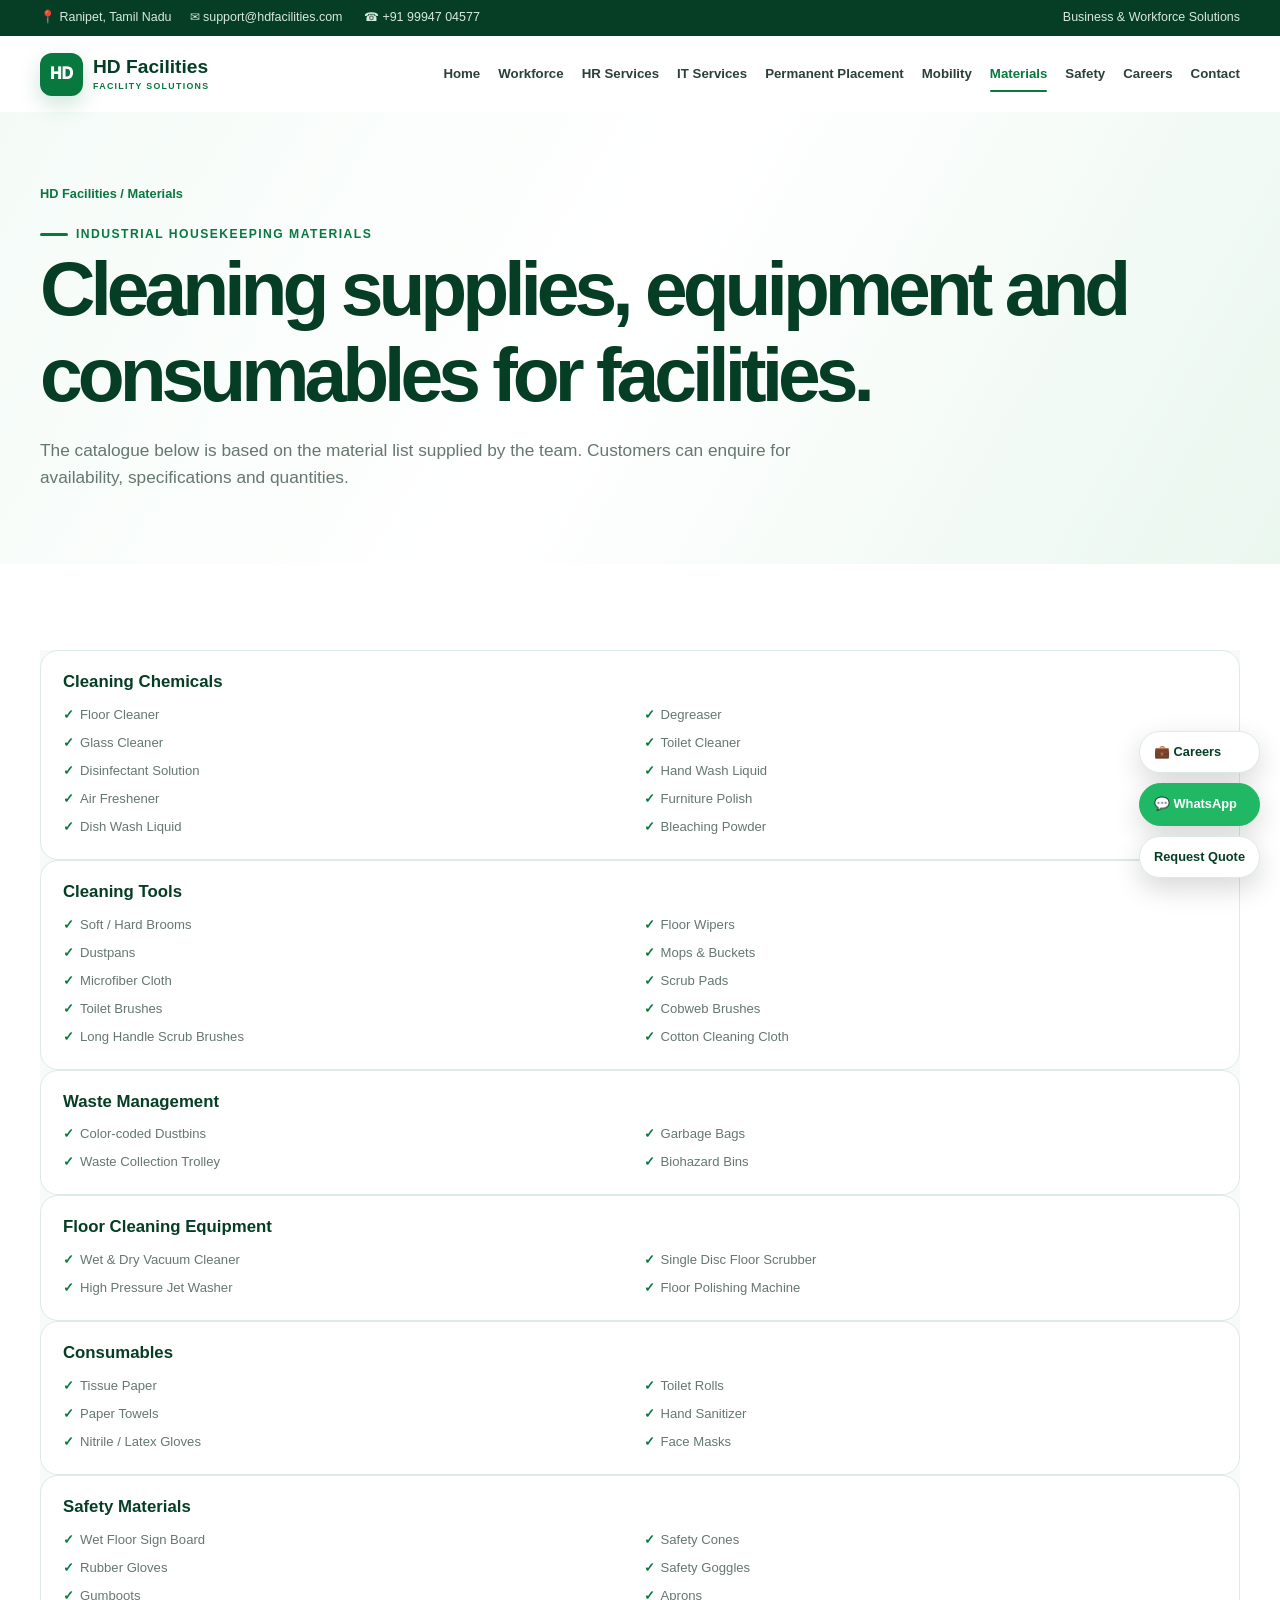
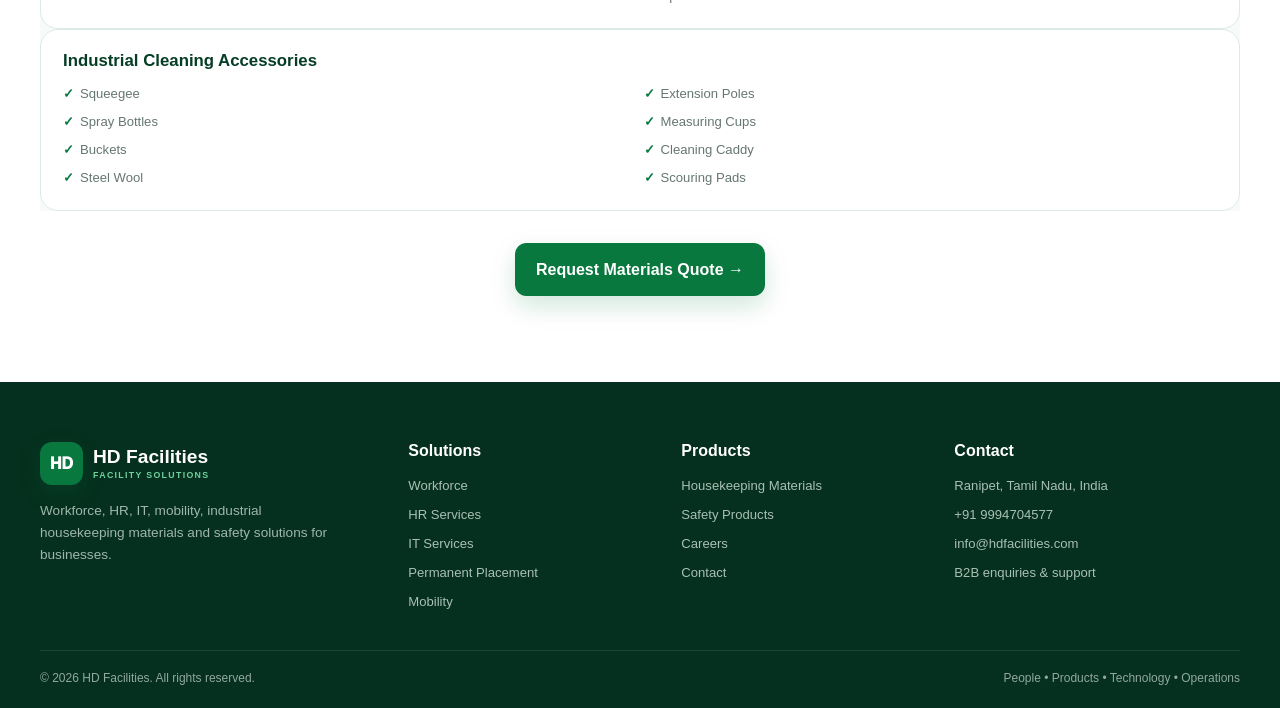
<file: materials.html>
<!doctype html><html lang="en"><head><meta charset="utf-8">
    <meta name="viewport" content="width=device-width,initial-scale=1">
    <meta name="description" content="HD Facilities B2B workforce, HR, IT, mobility, housekeeping materials and industrial safety solutions.">
    <title>Materials | HD Facilities</title>
    <link rel="stylesheet" href="style.css">
</head><body>
            <div class="topbar"><div class="container inner"><div><span>📍 Ranipet, Tamil Nadu</span><span>✉ support@hdfacilities.com
</span><span>☎ +91 99947 04577</span></div><div>Business & Workforce Solutions</div></div></div>

    <header><div class="container nav"><a class="logo" href="index.html"><span class="logo-mark">HD</span><span>HD Facilities<small>FACILITY SOLUTIONS</small></span></a><button class="menu" id="menuBtn" aria-label="Open navigation">☰</button><nav class="nav-links" id="navLinks"><a href="index.html">Home</a><a href="workforce.html">Workforce</a><a href="hr-services.html">HR Services</a><a href="it-services.html">IT Services</a><a href="permanent-placement.html">Permanent Placement</a><a href="mobility-services.html">Mobility</a><a href="materials.html" class="active">Materials</a><a href="safety.html">Safety</a><a href="careers.html">Careers</a><a href="contact.html">Contact</a> </nav></div></header><main><section class="page-hero"><div class="container"><div class="breadcrumb">HD Facilities / Materials</div><div class="eyebrow">Industrial housekeeping materials</div><h1>Cleaning supplies, equipment and consumables for facilities.</h1><p>The catalogue below is based on the material list supplied by the team. Customers can enquire for availability, specifications and quantities.</p></div></section><section class="section"><div class="container"><div class="catalog"><div class="catalog-card"><h3>Cleaning Chemicals</h3><ul><li>Floor Cleaner</li><li>Degreaser</li><li>Glass Cleaner</li><li>Toilet Cleaner</li><li>Disinfectant Solution</li><li>Hand Wash Liquid</li><li>Air Freshener</li><li>Furniture Polish</li><li>Dish Wash Liquid</li><li>Bleaching Powder</li></ul></div><div class="catalog-card"><h3>Cleaning Tools</h3><ul><li>Soft / Hard Brooms</li><li>Floor Wipers</li><li>Dustpans</li><li>Mops & Buckets</li><li>Microfiber Cloth</li><li>Scrub Pads</li><li>Toilet Brushes</li><li>Cobweb Brushes</li><li>Long Handle Scrub Brushes</li><li>Cotton Cleaning Cloth</li></ul></div><div class="catalog-card"><h3>Waste Management</h3><ul><li>Color-coded Dustbins</li><li>Garbage Bags</li><li>Waste Collection Trolley</li><li>Biohazard Bins</li></ul></div><div class="catalog-card"><h3>Floor Cleaning Equipment</h3><ul><li>Wet & Dry Vacuum Cleaner</li><li>Single Disc Floor Scrubber</li><li>High Pressure Jet Washer</li><li>Floor Polishing Machine</li></ul></div><div class="catalog-card"><h3>Consumables</h3><ul><li>Tissue Paper</li><li>Toilet Rolls</li><li>Paper Towels</li><li>Hand Sanitizer</li><li>Nitrile / Latex Gloves</li><li>Face Masks</li></ul></div><div class="catalog-card"><h3>Safety Materials</h3><ul><li>Wet Floor Sign Board</li><li>Safety Cones</li><li>Rubber Gloves</li><li>Safety Goggles</li><li>Gumboots</li><li>Aprons</li></ul></div><div class="catalog-card"><h3>Industrial Cleaning Accessories</h3><ul><li>Squeegee</li><li>Extension Poles</li><li>Spray Bottles</li><li>Measuring Cups</li><li>Buckets</li><li>Cleaning Caddy</li><li>Steel Wool</li><li>Scouring Pads</li></ul></div></div><div style="text-align:center;margin-top:32px"><a class="btn btn-primary" href="contact.html#quote">Request Materials Quote →</a></div></div></section></main><footer><div class="container"><div class="footer-grid"><div class="footer-brand"><a class="logo" href="index.html"><span class="logo-mark">HD</span><span>HD Facilities<small>FACILITY SOLUTIONS</small></span></a><p>Workforce, HR, IT, mobility, industrial housekeeping materials and safety solutions for businesses.</p></div><div><h3>Solutions</h3><ul><li><a href="workforce.html">Workforce</a></li><li><a href="hr-services.html">HR Services</a></li><li><a href="it-services.html">IT Services</a></li><li><a href="permanent-placement.html">Permanent Placement</a></li><li><a href="mobility-services.html">Mobility</a></li></ul></div><div><h3>Products</h3><ul><li><a href="materials.html">Housekeeping Materials</a></li><li><a href="safety.html">Safety Products</a></li><li><a href="careers.html">Careers</a></li><li><a href="contact.html">Contact</a></li></ul></div><div><h3>Contact</h3><ul><li>Ranipet, Tamil Nadu, India</li><li>+91 9994704577</li><li>info@hdfacilities.com</li><li>B2B enquiries & support</li></ul></div></div><div class="footer-bottom"><span>© <span id="year"></span> HD Facilities. All rights reserved.</span><span>People • Products • Technology • Operations</span></div></div></footer>
   

<div class="floating"> 
    <a class="float-btn float-career" href="careers.html">💼 Careers</a>
    <a class="float-btn float-wa" href="https://wa.me/919994704577" target="_blank" rel="noopener">💬 WhatsApp</a>
<a href="contact.html" class="float-btn float-career"> Request Quote</a>
</div>    <script src="script.js"></script></body></html>
</file>
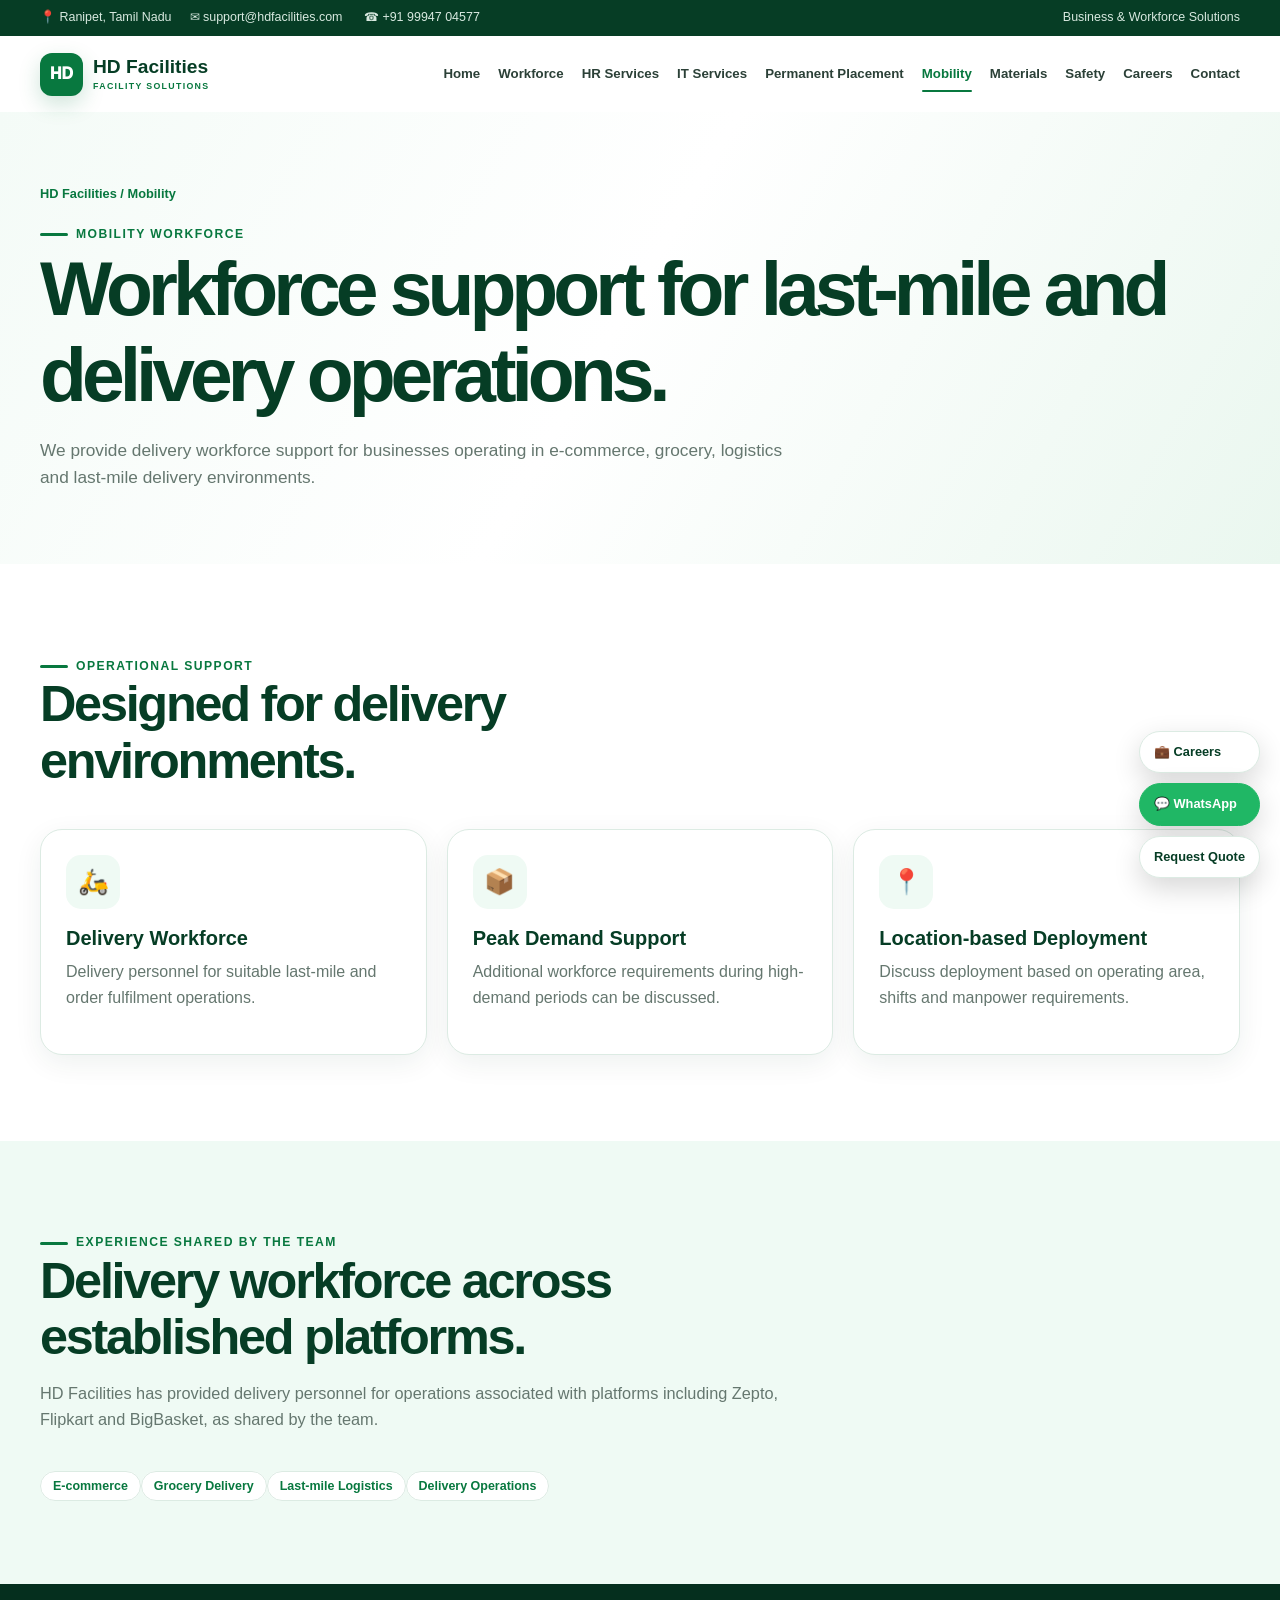
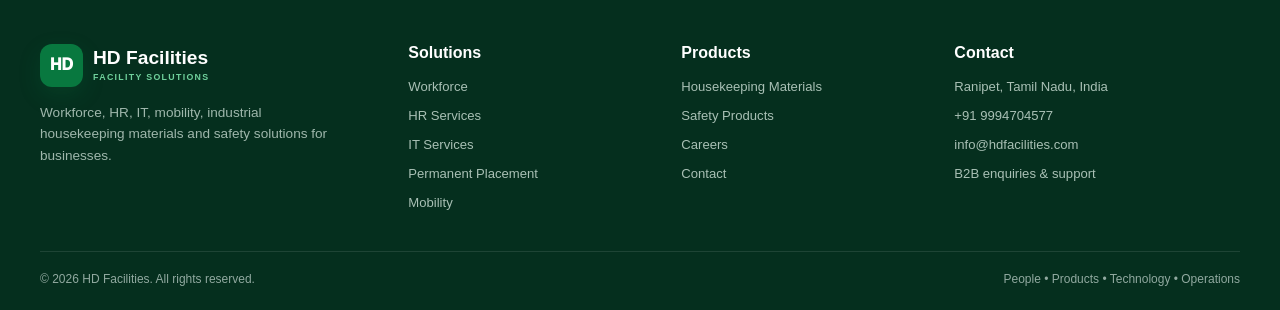
<file: mobility-services.html>
<!doctype html><html lang="en"><head><meta charset="utf-8"><meta name="viewport" content="width=device-width,initial-scale=1"><meta name="description" content="HD Facilities B2B workforce, HR, IT, mobility, housekeeping materials and industrial safety solutions."><title>Mobility | HD Facilities</title><link rel="stylesheet" href="style.css"></head><body>
            <div class="topbar"><div class="container inner"><div><span>📍 Ranipet, Tamil Nadu</span><span>✉ support@hdfacilities.com
</span><span>☎ +91 99947 04577</span></div><div>Business & Workforce Solutions</div></div></div>

    <header><div class="container nav"><a class="logo" href="index.html"><span class="logo-mark">HD</span><span>HD Facilities<small>FACILITY SOLUTIONS</small></span></a><button class="menu" id="menuBtn" aria-label="Open navigation">☰</button><nav class="nav-links" id="navLinks"><a href="index.html">Home</a><a href="workforce.html">Workforce</a><a href="hr-services.html">HR Services</a><a href="it-services.html">IT Services</a><a href="permanent-placement.html">Permanent Placement</a><a href="mobility-services.html" class="active">Mobility</a><a href="materials.html">Materials</a><a href="safety.html">Safety</a><a href="careers.html">Careers</a><a href="contact.html">Contact</a> </nav></div></header><main><section class="page-hero"><div class="container"><div class="breadcrumb">HD Facilities / Mobility</div><div class="eyebrow">Mobility workforce</div><h1>Workforce support for last-mile and delivery operations.</h1><p>We provide delivery workforce support for businesses operating in e-commerce, grocery, logistics and last-mile delivery environments.</p></div></section><section class="section"><div class="container"><div class="section-head"><div class="eyebrow">Operational support</div><h2>Designed for delivery environments.</h2></div><div class="cards"><article class="card"><div class="card-body"><div class="icon">🛵</div><h3>Delivery Workforce</h3><p>Delivery personnel for suitable last-mile and order fulfilment operations.</p></div></article><article class="card"><div class="card-body"><div class="icon">📦</div><h3>Peak Demand Support</h3><p>Additional workforce requirements during high-demand periods can be discussed.</p></div></article><article class="card"><div class="card-body"><div class="icon">📍</div><h3>Location-based Deployment</h3><p>Discuss deployment based on operating area, shifts and manpower requirements.</p></div></article></div></div></section><section class="section soft"><div class="container"><div class="section-head"><div class="eyebrow">Experience shared by the team</div><h2>Delivery workforce across established platforms.</h2><p>HD Facilities has provided delivery personnel for operations associated with platforms including Zepto, Flipkart and BigBasket, as shared by the team.</p></div><div class="pills"><span class="pill">E-commerce</span><span class="pill">Grocery Delivery</span><span class="pill">Last-mile Logistics</span><span class="pill">Delivery Operations</span></div></div></section></main><footer><div class="container"><div class="footer-grid"><div class="footer-brand"><a class="logo" href="index.html"><span class="logo-mark">HD</span><span>HD Facilities<small>FACILITY SOLUTIONS</small></span></a><p>Workforce, HR, IT, mobility, industrial housekeeping materials and safety solutions for businesses.</p></div><div><h3>Solutions</h3><ul><li><a href="workforce.html">Workforce</a></li><li><a href="hr-services.html">HR Services</a></li><li><a href="it-services.html">IT Services</a></li><li><a href="permanent-placement.html">Permanent Placement</a></li><li><a href="mobility-services.html">Mobility</a></li></ul></div><div><h3>Products</h3><ul><li><a href="materials.html">Housekeeping Materials</a></li><li><a href="safety.html">Safety Products</a></li><li><a href="careers.html">Careers</a></li><li><a href="contact.html">Contact</a></li></ul></div><div><h3>Contact</h3><ul><li>Ranipet, Tamil Nadu, India</li><li>+91 9994704577</li><li>info@hdfacilities.com</li><li>B2B enquiries & support</li></ul></div></div><div class="footer-bottom"><span>© <span id="year"></span> HD Facilities. All rights reserved.</span><span>People • Products • Technology • Operations</span></div></div></footer>
    
<div class="floating"> 
    <a class="float-btn float-career" href="careers.html">💼 Careers</a>
    <a class="float-btn float-wa" href="https://wa.me/919994704577" target="_blank" rel="noopener">💬 WhatsApp</a>
<a href="contact.html" class="float-btn float-career"> Request Quote</a>
</div>
    <script src="script.js"></script></body></html>
</file>
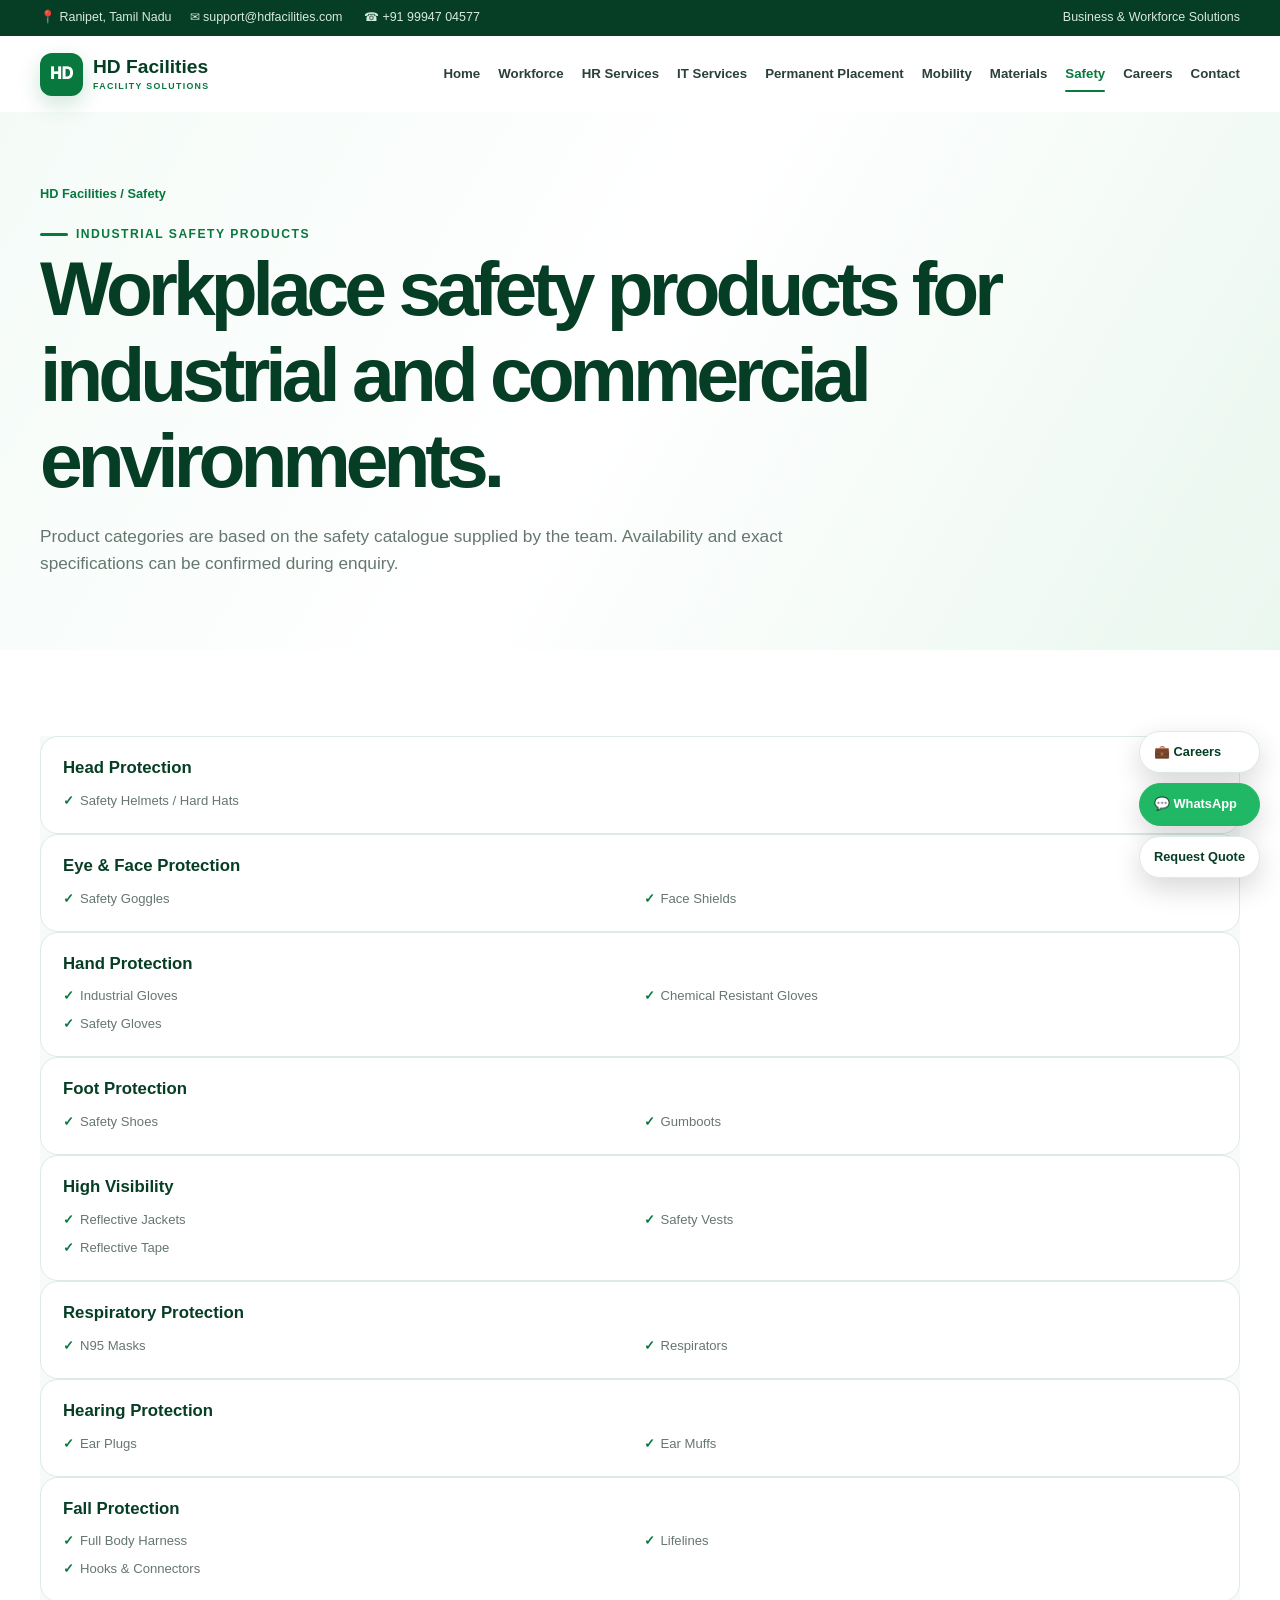
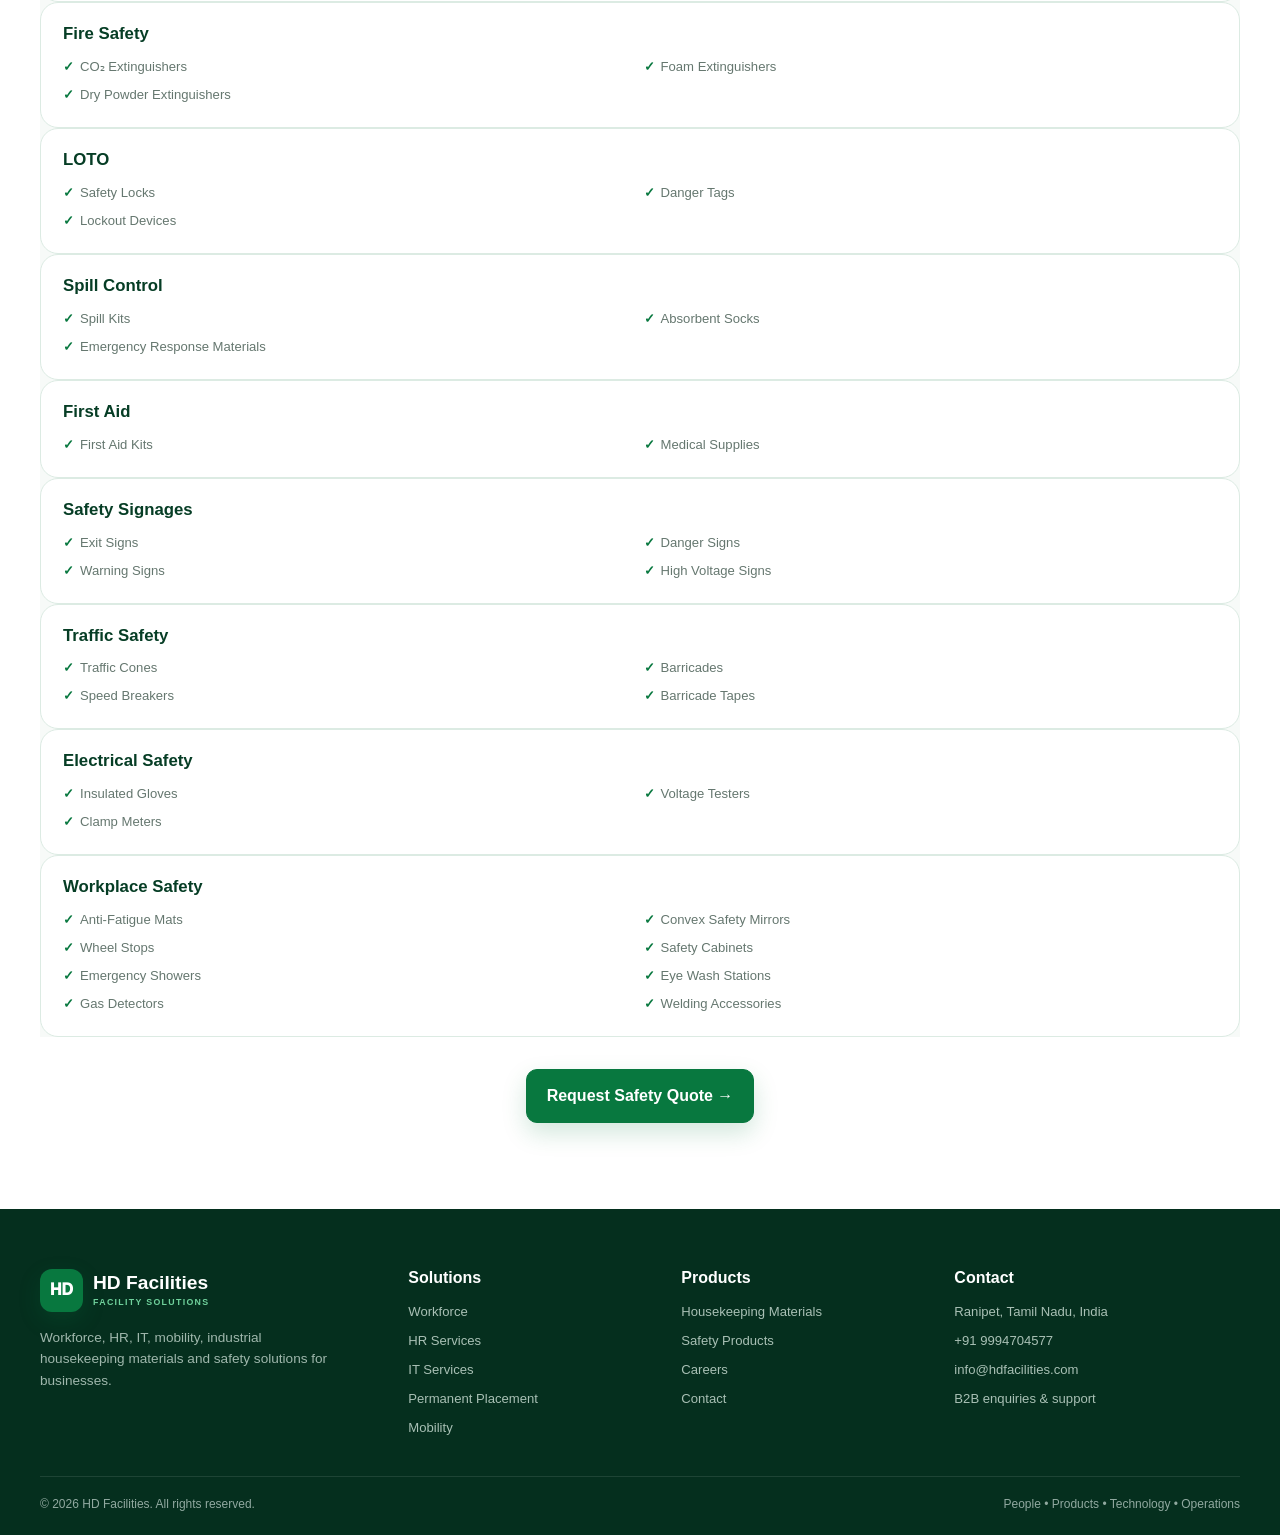
<file: safety.html>
<!doctype html><html lang="en"><head><meta charset="utf-8"><meta name="viewport" content="width=device-width,initial-scale=1"><meta name="description" content="HD Facilities B2B workforce, HR, IT, mobility, housekeeping materials and industrial safety solutions."><title>Safety | HD Facilities</title><link rel="stylesheet" href="style.css"></head><body>
   
    <header>
                <div class="topbar"><div class="container inner"><div><span>📍 Ranipet, Tamil Nadu</span><span>✉ support@hdfacilities.com
</span><span>☎ +91 99947 04577</span></div><div>Business & Workforce Solutions</div></div></div>

        <div class="container nav"><a class="logo" href="index.html"><span class="logo-mark">HD</span><span>HD Facilities<small>FACILITY SOLUTIONS</small></span></a><button class="menu" id="menuBtn" aria-label="Open navigation">☰</button><nav class="nav-links" id="navLinks"><a href="index.html">Home</a><a href="workforce.html">Workforce</a><a href="hr-services.html">HR Services</a><a href="it-services.html">IT Services</a><a href="permanent-placement.html">Permanent Placement</a><a href="mobility-services.html">Mobility</a><a href="materials.html">Materials</a><a href="safety.html" class="active">Safety</a><a href="careers.html">Careers</a><a href="contact.html">Contact</a> </nav></div></header><main><section class="page-hero"><div class="container"><div class="breadcrumb">HD Facilities / Safety</div><div class="eyebrow">Industrial safety products</div><h1>Workplace safety products for industrial and commercial environments.</h1><p>Product categories are based on the safety catalogue supplied by the team. Availability and exact specifications can be confirmed during enquiry.</p></div></section><section class="section"><div class="container"><div class="catalog"><div class="catalog-card"><h3>Head Protection</h3><ul><li>Safety Helmets / Hard Hats</li></ul></div><div class="catalog-card"><h3>Eye & Face Protection</h3><ul><li>Safety Goggles</li><li>Face Shields</li></ul></div><div class="catalog-card"><h3>Hand Protection</h3><ul><li>Industrial Gloves</li><li>Chemical Resistant Gloves</li><li>Safety Gloves</li></ul></div><div class="catalog-card"><h3>Foot Protection</h3><ul><li>Safety Shoes</li><li>Gumboots</li></ul></div><div class="catalog-card"><h3>High Visibility</h3><ul><li>Reflective Jackets</li><li>Safety Vests</li><li>Reflective Tape</li></ul></div><div class="catalog-card"><h3>Respiratory Protection</h3><ul><li>N95 Masks</li><li>Respirators</li></ul></div><div class="catalog-card"><h3>Hearing Protection</h3><ul><li>Ear Plugs</li><li>Ear Muffs</li></ul></div><div class="catalog-card"><h3>Fall Protection</h3><ul><li>Full Body Harness</li><li>Lifelines</li><li>Hooks & Connectors</li></ul></div><div class="catalog-card"><h3>Fire Safety</h3><ul><li>CO₂ Extinguishers</li><li>Foam Extinguishers</li><li>Dry Powder Extinguishers</li></ul></div><div class="catalog-card"><h3>LOTO</h3><ul><li>Safety Locks</li><li>Danger Tags</li><li>Lockout Devices</li></ul></div><div class="catalog-card"><h3>Spill Control</h3><ul><li>Spill Kits</li><li>Absorbent Socks</li><li>Emergency Response Materials</li></ul></div><div class="catalog-card"><h3>First Aid</h3><ul><li>First Aid Kits</li><li>Medical Supplies</li></ul></div><div class="catalog-card"><h3>Safety Signages</h3><ul><li>Exit Signs</li><li>Danger Signs</li><li>Warning Signs</li><li>High Voltage Signs</li></ul></div><div class="catalog-card"><h3>Traffic Safety</h3><ul><li>Traffic Cones</li><li>Barricades</li><li>Speed Breakers</li><li>Barricade Tapes</li></ul></div><div class="catalog-card"><h3>Electrical Safety</h3><ul><li>Insulated Gloves</li><li>Voltage Testers</li><li>Clamp Meters</li></ul></div><div class="catalog-card"><h3>Workplace Safety</h3><ul><li>Anti-Fatigue Mats</li><li>Convex Safety Mirrors</li><li>Wheel Stops</li><li>Safety Cabinets</li><li>Emergency Showers</li><li>Eye Wash Stations</li><li>Gas Detectors</li><li>Welding Accessories</li></ul></div></div><div style="text-align:center;margin-top:32px"><a class="btn btn-primary" href="contact.html#quote">Request Safety Quote →</a></div></div></section></main><footer><div class="container"><div class="footer-grid"><div class="footer-brand"><a class="logo" href="index.html"><span class="logo-mark">HD</span><span>HD Facilities<small>FACILITY SOLUTIONS</small></span></a><p>Workforce, HR, IT, mobility, industrial housekeeping materials and safety solutions for businesses.</p></div><div><h3>Solutions</h3><ul><li><a href="workforce.html">Workforce</a></li><li><a href="hr-services.html">HR Services</a></li><li><a href="it-services.html">IT Services</a></li><li><a href="permanent-placement.html">Permanent Placement</a></li><li><a href="mobility-services.html">Mobility</a></li></ul></div><div><h3>Products</h3><ul><li><a href="materials.html">Housekeeping Materials</a></li><li><a href="safety.html">Safety Products</a></li><li><a href="careers.html">Careers</a></li><li><a href="contact.html">Contact</a></li></ul></div><div><h3>Contact</h3><ul><li>Ranipet, Tamil Nadu, India</li><li>+91 9994704577</li><li>info@hdfacilities.com</li><li>B2B enquiries & support</li></ul></div></div><div class="footer-bottom"><span>© <span id="year"></span> HD Facilities. All rights reserved.</span><span>People • Products • Technology • Operations</span></div></div></footer>
       
<div class="floating"> 
    <a class="float-btn float-career" href="careers.html">💼 Careers</a>
    <a class="float-btn float-wa" href="https://wa.me/919994704577" target="_blank" rel="noopener">💬 WhatsApp</a>
<a href="contact.html" class="float-btn float-career"> Request Quote</a>
</div>
        <script src="script.js"></script></body></html>
</file>
<file: style.css>
/* =========================================================
   HD FACILITIES — MASTER STYLESHEET
   Clean single-source stylesheet for all public pages
   ========================================================= */

:root{
  --g:#08783f;
  --g2:#0a9650;
  --dg:#063d25;
  --ink:#15352a;
  --muted:#65776f;
  --soft:#effaf4;
  --line:#dcebe3;
  --white:#ffffff;
  --shadow:0 18px 50px rgba(6,61,37,.11);
  --shadow-sm:0 8px 28px rgba(6,61,37,.07);
  --radius:22px;
  --max:1200px;
}

*{box-sizing:border-box;margin:0;padding:0}
html{scroll-behavior:smooth}
body{
  font-family:Inter,"Segoe UI",Arial,sans-serif;
  color:var(--ink);
  background:var(--white);
  line-height:1.6;
  overflow-x:hidden;
}
a{text-decoration:none;color:inherit}
img{display:block;width:100%;object-fit:cover}
button,input,select,textarea{font:inherit}
button{cursor:pointer}

.container{width:min(calc(100% - 36px),var(--max));margin-inline:auto}
.section{padding:86px 0}

/* Typography */
h1,h2,h3,h4{color:var(--dg);line-height:1.12}
h1{font-size:clamp(2.8rem,6vw,5.4rem);letter-spacing:-.065em}
h2{font-size:clamp(2rem,4vw,3.15rem);letter-spacing:-.045em}
h3{font-size:1.25rem}
p{color:var(--muted)}

.eyebrow{
  display:inline-flex;
  align-items:center;
  gap:8px;
  color:var(--g);
  font-weight:900;
  text-transform:uppercase;
  letter-spacing:.12em;
  font-size:.76rem;
}
.eyebrow:before{
  content:"";
  width:28px;
  height:3px;
  border-radius:999px;
  background:var(--g);
}
.section-head{max-width:760px;margin-bottom:40px}
.section-head p{margin-top:14px;font-size:1.02rem}

/* =========================================================
   HEADER / NAVIGATION
   ========================================================= */
.topbar{
  background:var(--dg);
  color:#d8e9e0;
  font-size:.78rem;
}
.topbar .inner{
  min-height:36px;
  display:flex;
  align-items:center;
  justify-content:space-between;
  gap:20px;
}
.topbar span{margin-right:18px;white-space:nowrap}

.navbar{
  position:sticky;
  top:0;
  z-index:1000;
  background:rgba(255,255,255,.96);
  backdrop-filter:blur(14px);
  -webkit-backdrop-filter:blur(14px);
  border-bottom:1px solid var(--line);
}

.nav{
  min-height:76px;
  display:flex;
  align-items:center;
  justify-content:space-between;
  gap:22px;
  position:relative;
}

.brand,
.logo{
  display:flex;
  align-items:center;
  gap:10px;
  font-weight:900;
  flex-shrink:0;
}
.brand-mark,
.logo-mark{
  width:43px;
  height:43px;
  border-radius:12px;
  background:var(--g);
  color:#fff;
  display:grid;
  place-items:center;
  font-weight:950;
  box-shadow:0 8px 22px rgba(8,120,63,.20);
}
.brand-name,
.logo > span:last-child{
  font-size:1.2rem;
  line-height:1.08;
  color:var(--dg);
}
.brand-name small,
.logo small{
  display:block;
  color:var(--g);
  font-size:.55rem;
  letter-spacing:.15em;
  margin-top:4px;
}

.nav-links{
  display:flex;
  align-items:center;
  gap:18px;
  font-size:.83rem;
  font-weight:850;
}
.nav-links a{
  position:relative;
  padding:8px 0;
  white-space:nowrap;
  color:#2b4037;
  transition:color .2s ease,background .2s ease;
}
.nav-links a:after{
  content:"";
  position:absolute;
  left:0;
  bottom:1px;
  width:0;
  height:2px;
  border-radius:999px;
  background:var(--g);
  transition:width .22s ease;
}
.nav-links a:hover,
.nav-links a.active{color:var(--g)}
.nav-links a:hover:after,
.nav-links a.active:after{width:100%}

.nav-cta,
.nav-quote{
  background:var(--g)!important;
  color:#fff!important;
  padding:11px 16px!important;
  border-radius:10px;
  box-shadow:0 8px 20px rgba(8,120,63,.15);
}
.nav-cta:after,
.nav-quote:after{display:none!important}

.menu{
  display:none;
  width:44px;
  height:44px;
  align-items:center;
  justify-content:center;
  border:1px solid var(--line);
  border-radius:11px;
  background:#fff;
  color:var(--dg);
  font-size:1.45rem;
  line-height:1;
  flex-shrink:0;
}
.menu:hover{border-color:#b7d7c6;background:var(--soft)}

/* =========================================================
   BUTTONS
   ========================================================= */
.btn{
  display:inline-flex;
  align-items:center;
  justify-content:center;
  gap:8px;
  min-height:50px;
  padding:13px 20px;
  border:1px solid var(--g);
  border-radius:11px;
  font-weight:900;
  transition:transform .22s ease,background .22s ease,border-color .22s ease,box-shadow .22s ease;
}
.btn-primary{
  background:var(--g);
  color:#fff;
  box-shadow:0 10px 25px rgba(8,120,63,.18);
}
.btn-primary:hover{background:var(--dg);border-color:var(--dg);transform:translateY(-2px)}
.btn-outline{background:#fff;color:var(--g)}
.btn-outline:hover{background:var(--soft);transform:translateY(-2px)}
.actions{display:flex;flex-wrap:wrap;gap:12px}

/* =========================================================
   HOME HERO
   ========================================================= */
.hero{
  background:linear-gradient(115deg,#f5fcf8 0%,#fff 52%,#e8f7ef 100%);
  overflow:hidden;
}
.hero-grid{
  min-height:610px;
  display:grid;
  grid-template-columns:1fr 1fr;
  gap:45px;
  align-items:center;
}
.hero h1 span{color:var(--g)}
.hero p{
  max-width:650px;
  margin:24px 0 28px;
  font-size:1.1rem;
}
.hero-pills{display:flex;flex-wrap:wrap;gap:9px;margin-top:26px}
.pill{
  background:#fff;
  border:1px solid var(--line);
  border-radius:999px;
  padding:7px 12px;
  color:var(--g);
  font-size:.78rem;
  font-weight:850;
}
.hero-visual{height:510px;position:relative}
.hero-visual img,
.hero-media img{
  height:100%;
  border-radius:30px;
  object-fit:cover;
  box-shadow:var(--shadow);
}
.hero-card,
.badge{
  position:absolute;
  background:#fff;
  border:1px solid var(--line);
  border-radius:16px;
  padding:15px 18px;
  box-shadow:var(--shadow);
}
.hero-card strong,
.badge strong{display:block;color:var(--dg);font-size:1.1rem}
.hero-card small,
.badge small{color:var(--muted)}
.hc1,.badge.one{left:-28px;bottom:30px}
.hc2,.badge.two{right:-22px;top:28px}

/* Older page hero support */
.page-hero{
  padding:72px 0;
  background:linear-gradient(120deg,#f4fbf7,#fff 48%,#eaf7ef);
}
.page-hero p{font-size:1.08rem;max-width:760px;margin:20px 0 0}
.breadcrumb{font-size:.8rem;color:var(--g);font-weight:850;margin-bottom:14px}
.hero-media{position:relative;height:490px}

/* =========================================================
   STATS
   ========================================================= */
.stats{margin-top:-38px;position:relative;z-index:5}
.stats-grid{
  display:grid;
  grid-template-columns:repeat(4,1fr);
  background:var(--g);
  color:#fff;
  border-radius:22px;
  overflow:hidden;
  box-shadow:var(--shadow);
}
.stat{text-align:center;padding:27px 18px;border-right:1px solid rgba(255,255,255,.20)}
.stat:last-child{border-right:0}
.stat strong{display:block;font-size:2.15rem;line-height:1.1}
.stat span{font-size:.82rem;opacity:.92;font-weight:750}

/* =========================================================
   HOME SERVICES
   ========================================================= */
.service-grid{display:grid;grid-template-columns:repeat(4,1fr);gap:18px}
.service-card{
  border:1px solid var(--line);
  border-radius:20px;
  background:#fff;
  padding:25px;
  min-height:260px;
  display:flex;
  flex-direction:column;
  transition:.28s ease;
}
.service-card:hover{
  transform:translateY(-7px);
  box-shadow:var(--shadow);
  border-color:#b9d8c8;
}
.service-icon,
.icon{
  width:54px;
  height:54px;
  border-radius:15px;
  background:var(--soft);
  display:grid;
  place-items:center;
  font-size:1.55rem;
  margin-bottom:18px;
}
.service-card h3{font-size:1.18rem}
.service-card p{font-size:.88rem;margin:9px 0 18px}
.explore,.link{margin-top:auto;color:var(--g);font-weight:900;font-size:.88rem}

/* =========================================================
   FEATURE / WHY US
   ========================================================= */
.features{background:linear-gradient(180deg,#fff,#f8fcfa)}
.workforce,.soft{background:var(--soft)}
.feature-grid,
.split{
  display:grid;
  grid-template-columns:.9fr 1.1fr;
  gap:55px;
  align-items:center;
}
.feature-img{height:480px;border-radius:27px;overflow:hidden;box-shadow:var(--shadow)}
.feature-img img{height:100%}
.split img{height:500px;border-radius:28px;box-shadow:var(--shadow)}

.feature-cards{display:grid;grid-template-columns:repeat(3,1fr);gap:20px}
.feature-card{
  position:relative;
  background:#fff;
  border:1px solid var(--line);
  border-radius:24px;
  padding:32px 26px;
  overflow:hidden;
  transition:.35s ease;
  box-shadow:0 8px 24px rgba(6,61,37,.04);
}
.feature-card:before{
  content:"";
  position:absolute;
  left:0;
  top:0;
  width:4px;
  height:100%;
  background:var(--g);
  transform:scaleY(0);
  transform-origin:bottom;
  transition:.35s ease;
}
.feature-card:hover{transform:translateY(-6px);box-shadow:var(--shadow)}
.feature-card:hover:before{transform:scaleY(1)}
.feature-icon{
  width:58px;
  height:58px;
  border-radius:16px;
  background:var(--soft);
  color:var(--g);
  display:grid;
  place-items:center;
  font-size:1.8rem;
  margin-bottom:18px;
  transition:.35s;
}
.feature-card:hover .feature-icon{background:var(--g);color:#fff;transform:rotate(-5deg) scale(1.05)}
.feature-card h3{margin-bottom:10px;font-size:1.2rem}
.feature-card p{font-size:.92rem;line-height:1.7}

.checks{display:grid;grid-template-columns:1fr 1fr;gap:13px;margin:25px 0}
.check{display:flex;gap:9px;font-weight:800;font-size:.9rem}
.check b,.tick{
  width:24px;
  height:24px;
  flex:0 0 24px;
  border-radius:50%;
  background:var(--g);
  color:#fff;
  display:grid;
  place-items:center;
  font-size:.72rem;
}
.list{display:grid;gap:12px;margin-top:25px}
.list div{display:flex;gap:10px;align-items:flex-start}

/* =========================================================
   GENERAL CARDS / GRIDS FOR SERVICE PAGES
   ========================================================= */
.cards{display:grid;grid-template-columns:repeat(3,1fr);gap:20px}
.card{
  background:#fff;
  border:1px solid var(--line);
  border-radius:var(--radius);
  overflow:hidden;
  box-shadow:var(--shadow-sm);
  transition:.25s ease;
}
.card:hover{transform:translateY(-6px);box-shadow:var(--shadow)}
.card img{height:205px}
.card-body{padding:25px}
.card-body p{margin:10px 0 18px}

.grid-4{display:grid;grid-template-columns:repeat(4,1fr);gap:15px}
.mini-grid{display:grid;grid-template-columns:repeat(3,1fr);gap:16px}
.mini,
.mini-card{
  padding:20px;
  border:1px solid var(--line);
  border-radius:17px;
  background:#fff;
}
.mini strong,.mini-card strong{display:block;color:var(--dg);margin-bottom:5px}
.mini-card span{color:var(--muted);font-size:.84rem}

.dual{background:#f9fcfa}
.dual-grid{display:grid;grid-template-columns:repeat(2,1fr);gap:22px}
.dual-card{
  border-radius:25px;
  padding:35px;
  background:#fff;
  border:1px solid var(--line);
  box-shadow:var(--shadow-sm);
}
.dual-card.dark{background:var(--dg);color:#fff}
.dual-card.dark h2,.dual-card.dark h3{color:#fff}
.dual-card p{margin:12px 0 20px}
.dual-card.dark p{color:#bdd1c7}
.tags{display:flex;flex-wrap:wrap;gap:8px}
.tag{padding:7px 10px;border-radius:999px;background:var(--soft);font-size:.78rem;font-weight:850}
.dark .tag{background:rgba(255,255,255,.10);color:#fff}

/* =========================================================
   CATALOG / MATERIALS
   ========================================================= */
.catalog{background:#f7faf8}
.catalog-grid{display:grid;grid-template-columns:repeat(3,1fr);gap:16px}
.catalog-card{
  background:#fff;
  border:1px solid var(--line);
  border-radius:18px;
  padding:22px;
}
.catalog-card h3{font-size:1.05rem;margin-bottom:12px}
.catalog-card ul{
  list-style:none;
  display:grid;
  grid-template-columns:1fr 1fr;
  gap:7px;
  color:var(--muted);
  font-size:.82rem;
}
.catalog-card li:before{content:"✓";color:var(--g);font-weight:900;margin-right:6px}

/* =========================================================
   SAFETY
   ========================================================= */
.safety{background:var(--dg);color:#fff}
.safety h2,.safety h3{color:#fff}
.safety .section-head p{color:#b8cdc3}
.safety-grid{display:grid;grid-template-columns:repeat(4,1fr);gap:13px}
.safety-card{
  padding:20px;
  border:1px solid rgba(255,255,255,.12);
  border-radius:17px;
  background:rgba(255,255,255,.05);
  transition:.2s ease;
}
.safety-card:hover{background:rgba(255,255,255,.09);transform:translateY(-3px)}
.safety-card .ico{font-size:1.6rem}
.safety-card h3{font-size:.98rem;margin:10px 0 4px}
.safety-card p{color:#b8cdc3;font-size:.78rem}

/* =========================================================
   INDUSTRIES
   ========================================================= */
.industries{background:#fbfdfc}
.industry-grid{display:grid;grid-template-columns:repeat(4,1fr);gap:14px}
.industry{
  border:1px solid var(--line);
  border-radius:16px;
  background:#fff;
  padding:19px;
  display:flex;
  gap:12px;
  align-items:center;
  font-weight:850;
  color:var(--dg);
}
.industry span{
  width:43px;
  height:43px;
  flex:0 0 43px;
  border-radius:12px;
  background:var(--soft);
  display:grid;
  place-items:center;
  font-size:1.2rem;
}

/* =========================================================
   CTA
   ========================================================= */
.cta{padding:0 0 80px}
.cta-box{
  border-radius:28px;
  background:linear-gradient(120deg,var(--g),#0a9d54);
  color:#fff;
  padding:48px;
  display:flex;
  align-items:center;
  justify-content:space-between;
  gap:25px;
  box-shadow:var(--shadow);
}
.cta-box h2{color:#fff}
.cta-box p{color:#e0f2e8;opacity:.95;margin-top:8px}
.cta-box .btn{background:#fff;color:var(--dg);border-color:#fff}

/* Legacy CTA support */
.cta:not(.cta-box){
  border-radius:27px;
}

/* =========================================================
   FORMS / CONTACT
   ========================================================= */
.enquiry,.form-section{background:linear-gradient(180deg,#effaf4,#fff)}
.form-wrap{display:grid;grid-template-columns:.8fr 1.2fr;gap:50px;align-items:start}
.form-info{position:sticky;top:105px}
.form-info p{margin-top:12px}
.form-points{display:grid;gap:10px;margin-top:23px;font-weight:800}
.form-points span{
  display:inline-grid;
  place-items:center;
  width:25px;
  height:25px;
  border-radius:50%;
  background:var(--g);
  color:#fff;
  margin-right:7px;
  font-size:.72rem;
}
form{
  background:#fff;
  border:1px solid var(--line);
  border-radius:23px;
  padding:28px;
  box-shadow:var(--shadow);
}
.form-grid{display:grid;grid-template-columns:1fr 1fr;gap:15px}
.field{display:grid;gap:6px}
.field.full,.full{grid-column:1/-1}
label{font-size:.8rem;font-weight:900;color:var(--dg)}
input,select,textarea{
  width:100%;
  border:1px solid #cfe0d7;
  border-radius:10px;
  padding:12px;
  color:var(--ink);
  outline:none;
  background:#fff;
}
input:focus,select:focus,textarea:focus{border-color:var(--g);box-shadow:0 0 0 3px #e1f4e9}
textarea{min-height:125px;resize:vertical}
.form-status{display:none;margin-top:12px;padding:11px;border-radius:9px;background:#e8f7ee;color:var(--dg);font-size:.86rem}

/* =========================================================
   CAREERS PROMOTION / FLOATING BUTTONS
   ========================================================= */
.career{padding:70px 0}
.career-box{
  border:1px solid var(--line);
  border-radius:25px;
  padding:35px;
  background:#fff;
  display:flex;
  align-items:center;
  justify-content:space-between;
  gap:25px;
  box-shadow:var(--shadow-sm);
}
.career-box p{margin-top:7px}

.floating{
  position:fixed;
  right:20px;
  bottom:22px;
  z-index:900;
  display:grid;
  gap:10px;
}
.float-btn{
  display:flex;
  align-items:center;
  gap:8px;
  padding:10px 14px;
  border-radius:999px;
  background:#fff;
  border:1px solid var(--line);
  box-shadow:0 10px 28px rgba(0,0,0,.16);
  font-weight:900;
  font-size:.8rem;
  transition:transform .2s ease;
}
.float-btn:hover{transform:translateY(-2px)}
.float-career{color:var(--dg)}
.float-wa{background:#20b765;color:#fff;border-color:#20b765}

.quote-float{
  position:fixed;
  left:20px;
  bottom:25px;
  z-index:999;
  background:var(--g);
  color:#fff;
  padding:14px 20px;
  border-radius:999px;
  font-weight:800;
  transition:.4s;
  box-shadow:0 15px 35px rgba(8,120,63,.25);
}
.quote-float.hidden{opacity:0;transform:translateY(100px);pointer-events:none}
.quote-float.show{opacity:1;transform:translateY(0)}

/* =========================================================
   FOOTER
   ========================================================= */
footer{
  background:#052f1e;
  color:#c9dbd3;
  padding:60px 0 20px;
}
.footer-grid{display:grid;grid-template-columns:1.4fr 1fr 1fr 1.2fr;gap:35px}
.footer-brand p{color:#9fb7ac;margin:15px 0;max-width:300px;font-size:.85rem}
footer h3{color:#fff;font-size:1rem;margin-bottom:15px}
footer ul{list-style:none;display:grid;gap:8px}
footer li,footer p{color:#a9c0b5;font-size:.82rem}
footer a:hover{color:#fff}
.footer-brand .brand,.footer-brand .logo{margin-bottom:14px}
.footer-brand .brand-name,.footer-brand .logo > span:last-child{color:#fff}
.footer-brand .brand-name small,.footer-brand .logo small{color:#70d19c}
.bottom,.footer-bottom{
  border-top:1px solid rgba(255,255,255,.10);
  margin-top:38px;
  padding-top:18px;
  display:flex;
  justify-content:space-between;
  gap:20px;
  font-size:.75rem;
  color:#91a9a0;
}

/* =========================================================
   RESPONSIVE — TABLET / MOBILE NAVIGATION
   Single breakpoint avoids the previous CSS conflicts.
   ========================================================= */
@media(max-width:1180px){
  .menu{display:flex}

  .nav-links{
    display:none;
    position:absolute;
    top:calc(100% + 8px);
    right:0;
    left:auto;
    width:min(380px,calc(100vw - 24px));
    max-height:calc(100vh - 95px);
    overflow-y:auto;
    overscroll-behavior:contain;
    background:rgba(255,255,255,.99);
    border:1px solid var(--line);
    border-radius:18px;
    padding:9px;
    box-shadow:0 22px 60px rgba(6,61,37,.17);
    flex-direction:column;
    align-items:stretch;
    gap:2px;
    animation:navOpen .2s ease both;
  }
  .nav-links.open{display:flex}
  .nav-links a{
    width:100%;
    padding:12px 14px;
    border-radius:10px;
    white-space:normal;
  }
  .nav-links a:after{display:none}
  .nav-links a:hover,
  .nav-links a.active{background:var(--soft);color:var(--g)}

  .nav-cta,.nav-quote{
    text-align:center;
    margin-top:4px;
  }

  .service-grid{grid-template-columns:repeat(3,1fr)}
  .safety-grid{grid-template-columns:repeat(3,1fr)}
  .industry-grid{grid-template-columns:repeat(3,1fr)}
}

@keyframes navOpen{
  from{opacity:0;transform:translateY(-8px) scale(.985)}
  to{opacity:1;transform:translateY(0) scale(1)}
}

@media(max-width:900px){
  .topbar{display:none}
  .hero-grid,.feature-grid,.split,.form-wrap{grid-template-columns:1fr}
  .hero-grid{min-height:auto;padding:55px 0 70px}
  .hero-visual,.hero-media{height:420px;max-width:700px}
  .form-info{position:static}
  .stats{margin-top:0;padding:18px 0}
  .service-grid{grid-template-columns:repeat(2,1fr)}
  .feature-cards{grid-template-columns:repeat(2,1fr)}
  .cards{grid-template-columns:repeat(2,1fr)}
  .grid-4{grid-template-columns:repeat(2,1fr)}
  .mini-grid{grid-template-columns:repeat(2,1fr)}
  .catalog-grid{grid-template-columns:repeat(2,1fr)}
  .safety-grid{grid-template-columns:repeat(2,1fr)}
  .industry-grid{grid-template-columns:repeat(2,1fr)}
  .career-box,.cta-box{flex-direction:column;align-items:flex-start}
  .footer-grid{grid-template-columns:repeat(2,1fr)}
}

@media(max-width:700px){
  .container{width:min(calc(100% - 26px),var(--max))}
  .section{padding:65px 0}
  .nav{min-height:70px}
  .brand-mark,.logo-mark{width:40px;height:40px}
  .brand-name,.logo > span:last-child{font-size:1.05rem}
  .nav-links{
    top:calc(100% + 7px);
    width:calc(100vw - 26px);
    max-height:calc(100vh - 86px);
  }
  .hero h1{font-size:2.7rem}
  .hero-visual,.hero-media{height:360px}
  .hc1,.badge.one{left:0;bottom:14px}
  .hc2,.badge.two{right:0;top:14px}
  .cards,.catalog-grid{grid-template-columns:1fr}
  .feature-cards{grid-template-columns:1fr}
  .grid-4,.mini-grid{grid-template-columns:1fr}
  .dual-grid{grid-template-columns:1fr}
  .checks,.form-grid{grid-template-columns:1fr}
  .field.full,.full{grid-column:auto}
  .split img,.feature-img{height:380px}
  .footer-grid{grid-template-columns:1fr}
  .bottom,.footer-bottom{flex-direction:column;gap:6px}
}

@media(max-width:560px){
  .hero h1{font-size:2.55rem}
  .hero-visual,.hero-media{height:310px}
  .stats-grid{grid-template-columns:1fr 1fr}
  .stat{border-bottom:1px solid rgba(255,255,255,.20)}
  .stat:nth-child(2){border-right:0}
  .stat:nth-last-child(-n+2){border-bottom:0}
  .service-grid,.catalog-grid,.dual-grid,.mini-grid,.feature-cards{grid-template-columns:1fr}
  .safety-grid,.industry-grid{grid-template-columns:1fr}
  .feature-img,.split img{height:340px}
  .cta-box{padding:32px 25px}
  .career-box{padding:28px}
  .floating{right:12px;bottom:12px}
  .float-btn{padding:9px 12px}
  .quote-float{left:12px;bottom:18px;padding:12px 16px}
  .catalog-card ul{grid-template-columns:1fr}
}

/* =========================================================
   HOMEPAGE ROTATING SERVICE SPOTLIGHT
   ========================================================= */
.hero-rotator{display:inline-block;color:var(--g);transition:opacity .18s ease,transform .18s ease}
.hero-rotator.changing{opacity:0;transform:translateY(7px)}

.spotlight-section{background:linear-gradient(180deg,#f8fcfa 0%,#fff 100%);overflow:hidden}
.spotlight-heading{display:flex;align-items:end;justify-content:space-between;gap:25px;margin-bottom:34px}
.spotlight-heading .section-head{margin-bottom:0}
.spotlight-controls{display:flex;gap:10px;flex-shrink:0}
.spotlight-arrow{width:48px;height:48px;border:1px solid var(--line);border-radius:14px;background:#fff;color:var(--dg);font-size:1.35rem;cursor:pointer;transition:.25s ease}
.spotlight-arrow:hover{background:var(--g);color:#fff;border-color:var(--g);transform:translateY(-2px)}
.service-spotlight{position:relative;min-height:500px}
.spotlight-slide{display:none;grid-template-columns:1fr 1fr;min-height:500px;background:#fff;border:1px solid var(--line);border-radius:28px;overflow:hidden;box-shadow:var(--shadow);animation:spotFade .55s ease}
.spotlight-slide.active{display:grid}
@keyframes spotFade{from{opacity:0;transform:translateY(12px)}to{opacity:1;transform:translateY(0)}}
.spotlight-content{padding:58px;display:flex;flex-direction:column;align-items:flex-start;justify-content:center}
.spotlight-number{color:var(--g);font-size:.78rem;font-weight:900;letter-spacing:.16em;margin-bottom:16px}
.spotlight-icon{width:64px;height:64px;border-radius:19px;background:var(--soft);display:grid;place-items:center;font-size:1.9rem;margin-bottom:22px}
.spotlight-content h3{font-size:clamp(2rem,4vw,3.2rem);letter-spacing:-.045em;color:var(--dg);line-height:1.08}
.spotlight-content>p{color:var(--muted);font-size:1.03rem;margin:17px 0 24px;max-width:560px}
.spotlight-tags{display:flex;flex-wrap:wrap;gap:8px;margin-bottom:28px}
.spotlight-tags span{background:var(--soft);border:1px solid #d8ece0;color:var(--dg);padding:7px 11px;border-radius:999px;font-size:.78rem;font-weight:800}
.spotlight-image{min-height:500px;position:relative;overflow:hidden}
.spotlight-image:after{content:"";position:absolute;inset:0;background:linear-gradient(90deg,rgba(6,61,37,.12),transparent 40%)}
.spotlight-image img{width:100%;height:100%;object-fit:cover}
.spotlight-dots{display:flex;justify-content:center;gap:9px;margin-top:24px}
.spotlight-dots button{width:9px;height:9px;border:0;border-radius:999px;background:#c8ddd1;cursor:pointer;padding:0;transition:.25s ease}
.spotlight-dots button.active{width:28px;background:var(--g)}
.spotlight-dots button:hover{background:var(--g)}

@media(max-width:900px){
  .spotlight-heading{align-items:flex-start;flex-direction:column}
  .spotlight-slide.active{grid-template-columns:1fr}
  .spotlight-content{padding:42px}
  .spotlight-image{min-height:300px;height:300px;order:-1}
  .service-spotlight{min-height:720px}
}
@media(max-width:600px){
  .spotlight-content{padding:30px 24px 34px}
  .spotlight-content h3{font-size:2.2rem}
  .spotlight-content>p{font-size:.96rem}
  .spotlight-image{height:250px;min-height:250px}
  .service-spotlight{min-height:690px}
  .spotlight-heading{margin-bottom:24px}
}
</file>
